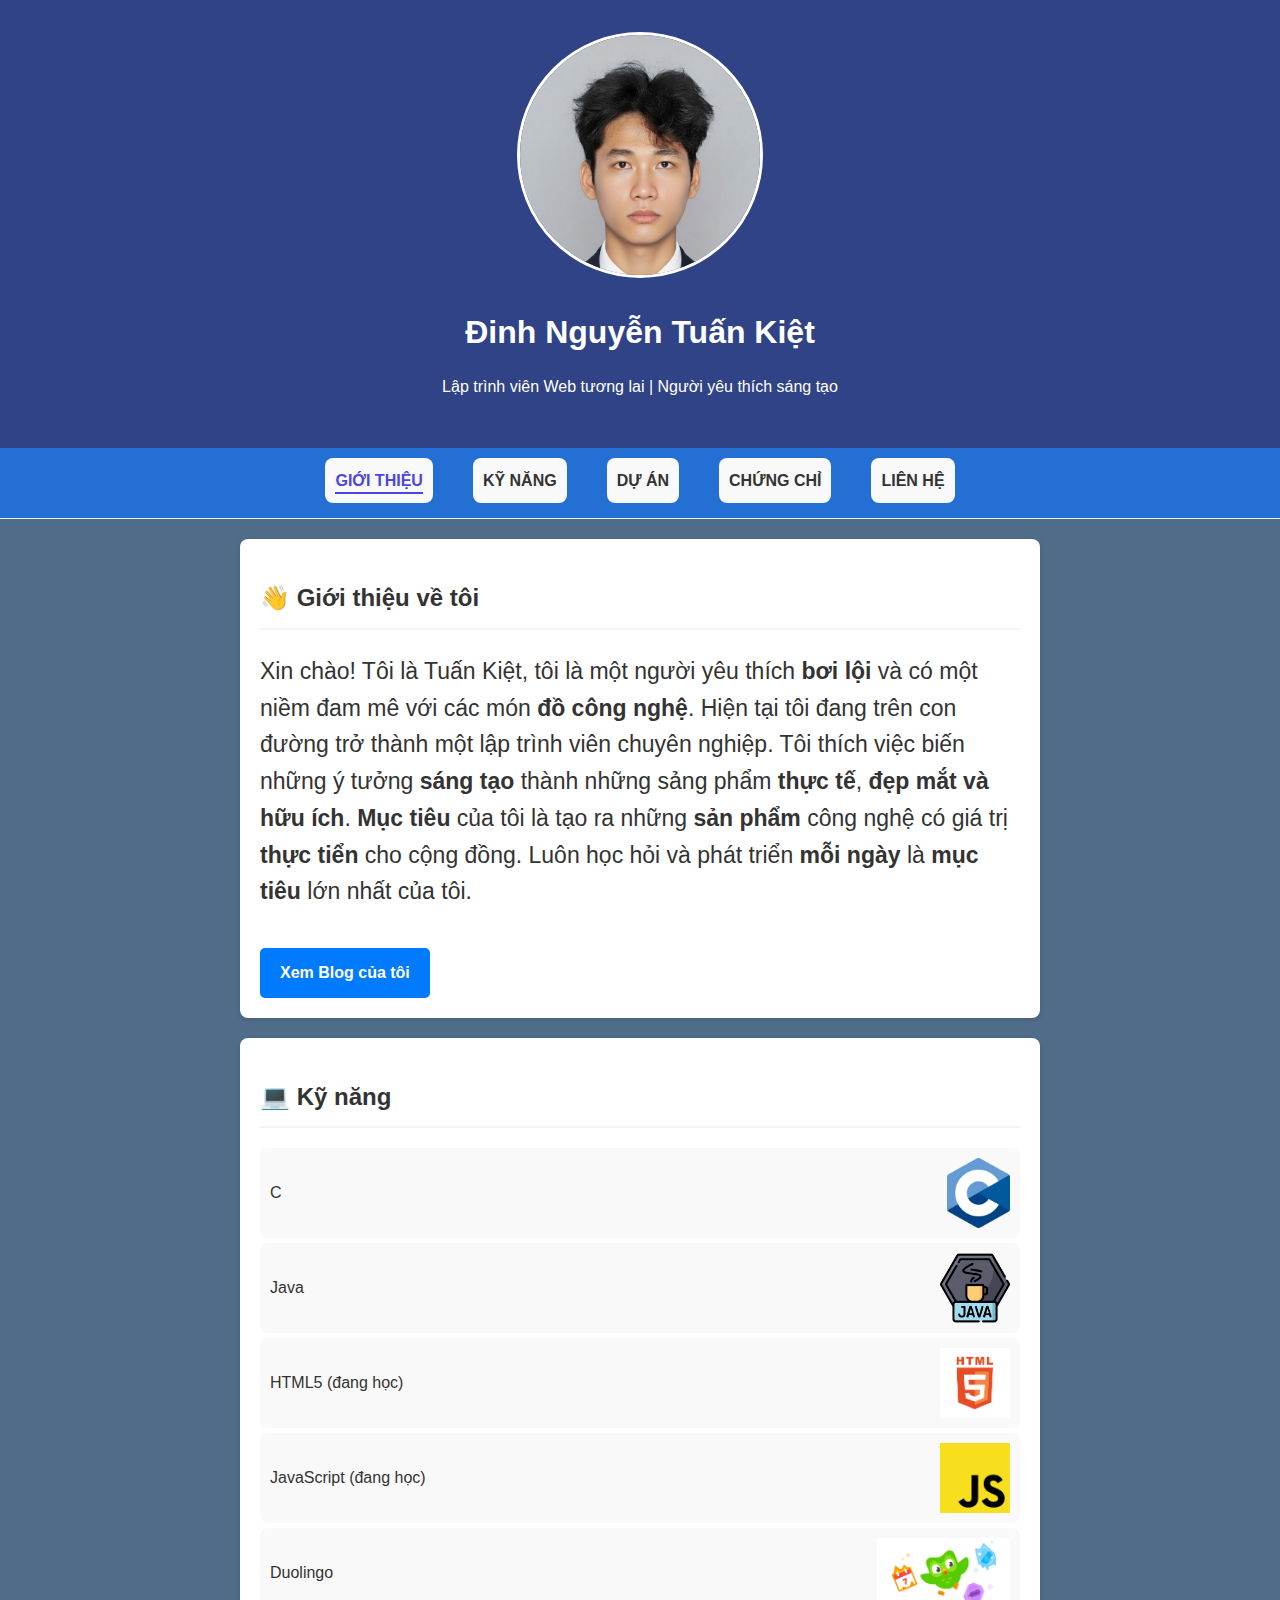
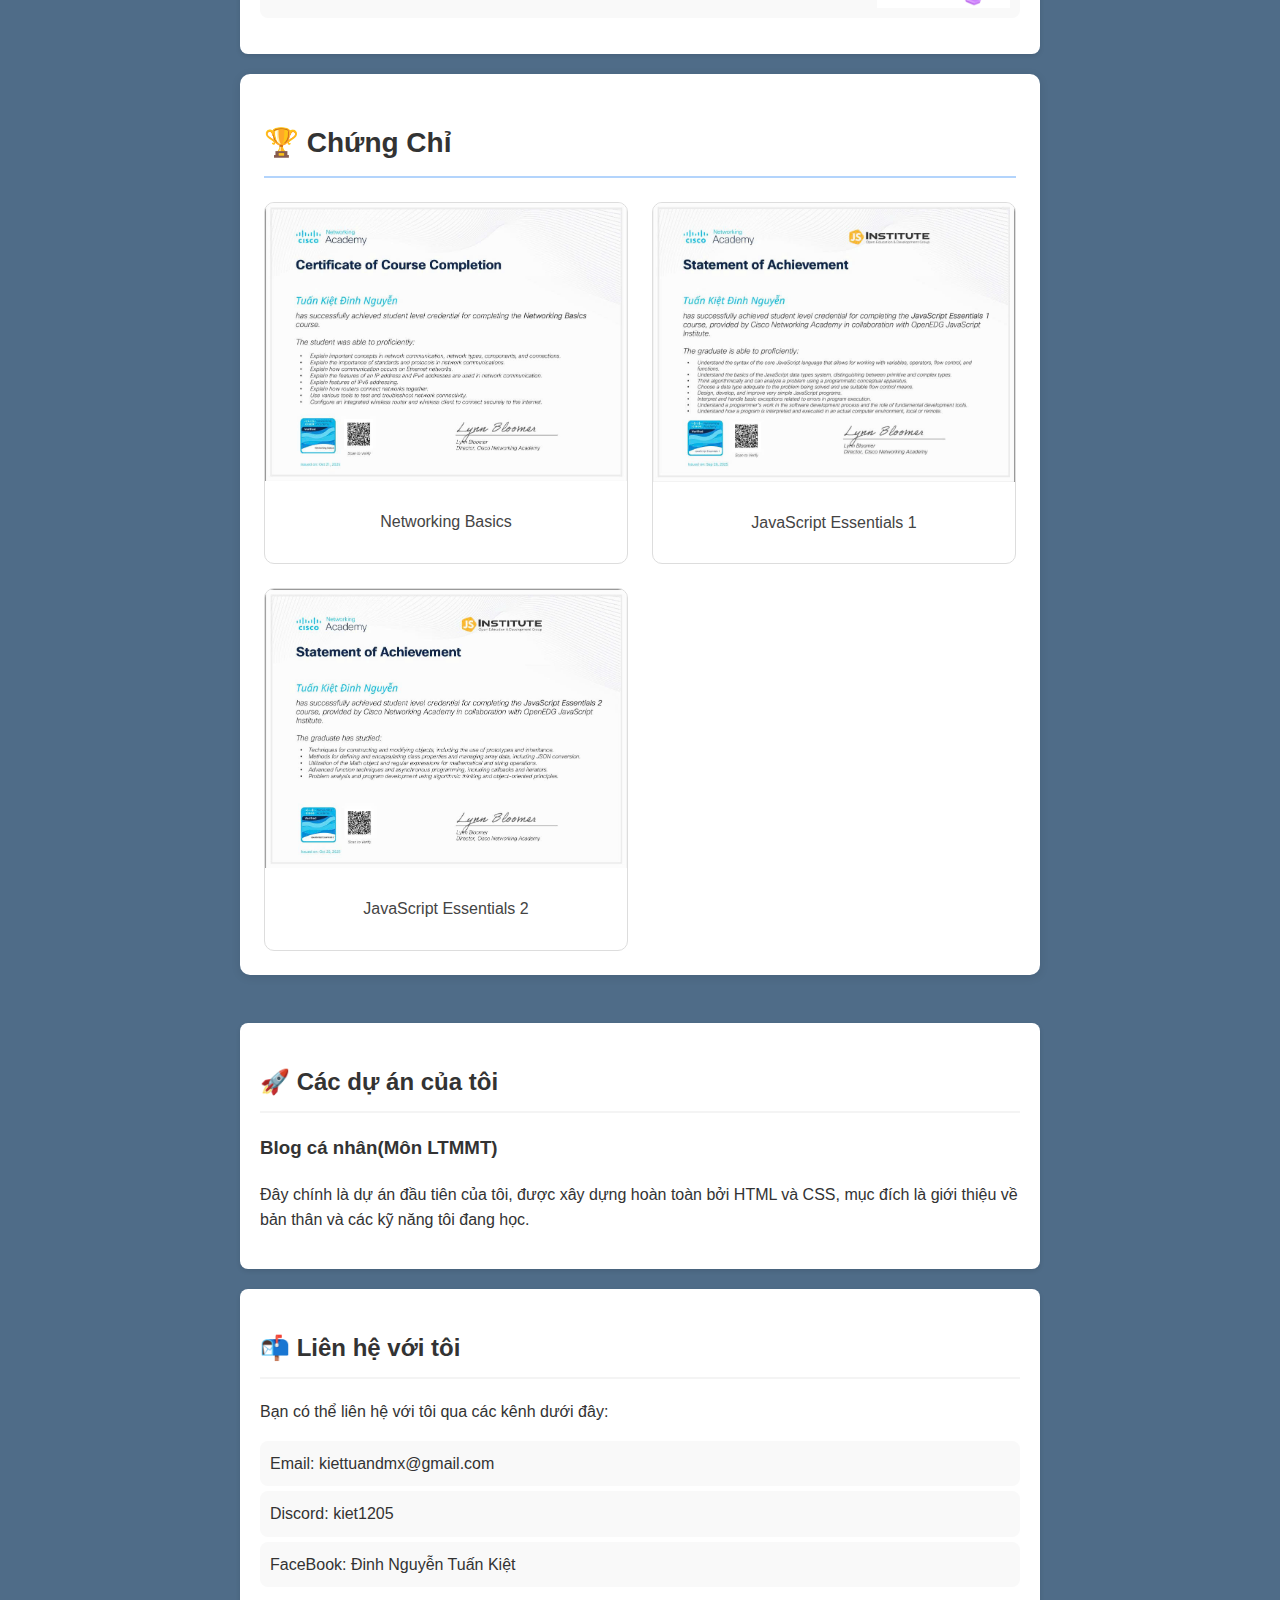
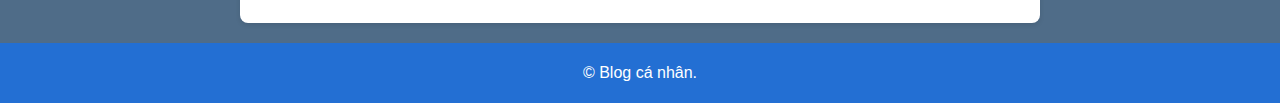
<file: index.html>
<!DOCTYPE html>
<html lang="vi">
  <head>
    <meta charset="UTF-8" />
    <meta name="viewport" content="width=device-width, initial-scale=1.0" />
    <title>TUANKIET'S BLOG</title>
    <link rel="stylesheet" href="style.css" />
  </head>
  <!-- <script>
    const menuLinks = document.querySelectorAll(".navbar a");
    menuLinks.forEach((link) => {
      link.addEventListener("click", () => {
        menuLinks.forEach((l) => l.classList.remove("active"));
        link.classList.add("active");
      });
    });
  </script> -->
  <!--  -->
  <header>
    <img src="./assets/img/CV.jpg" alt="TUANKIET" class="avatar" />
    <!-- <img src="CV.jpg" alt="TUANKIET" class="avatar" /> -->
    <h1>Đinh Nguyễn Tuấn Kiệt</h1>
    <p>Lập trình viên Web tương lai | Người yêu thích sáng tạo</p>
  </header>
  <body>
    <!-- Thanh menu -->
    <nav class="navbar">
      <ul>
        <li><a href="#gioithieu" class="active">GIỚI THIỆU</a></li>
        <li><a href="#kynang">KỸ NĂNG</a></li>
        <li><a href="#duan">DỰ ÁN</a></li>
        <li><a href="#chungchi">CHỨNG CHỈ</a></li>
        <li><a href="#lienhe">LIÊN HỆ</a></li>
      </ul>
    </nav>

    <main>
      <section id="gioithieu">
        <h2>👋 Giới thiệu về tôi</h2>
        <p class="noidunggioithieu">
          Xin chào! Tôi là Tuấn Kiệt, tôi là một người yêu thích
          <b>bơi lội</b> và có một niềm đam mê với các món <b>đồ công nghệ</b>.
          Hiện tại tôi đang trên con đường trở thành một lập trình viên chuyên
          nghiệp. Tôi thích việc biến những ý tưởng <b>sáng tạo</b> thành những
          sảng phẩm <b>thực tế</b>, <b>đẹp mắt và hữu ích</b>.
          <b>Mục tiêu</b> của tôi là tạo ra những <b>sản phẩm</b> công nghệ có
          giá trị <b>thực tiển</b> cho cộng đồng. Luôn học hỏi và phát triển
          <b>mỗi ngày</b> là <b>mục tiêu</b> lớn nhất của tôi.
        </p>
        <a href="blog.html" class="button-link">Xem Blog của tôi</a>
      </section>

      <!-- Block cha === The cha -->
      <section id="kynang">
        <!-- Cai title -->
        <h2>💻 Kỹ năng</h2>
        <!-- Cai list dat theo quy tat BEM -->
        <ul class="kynang__list">
          <li class="kynang__list-item">
            <span>C</span>
            <img class="kynang__item-img" src="assets/img/C.png" alt="C" />
          </li>
          <li class="kynang__list-item">
            <span>Java</span
            ><img
              class="kynang__item-img"
              src="./assets/img/Java.png"
              alt="Java"
            />
          </li>
          <li class="kynang__list-item">
            <span>HTML5 (đang học)</span
            ><img
              class="kynang__item-img"
              src="./assets/img/html5.jpg"
              alt="HTML5"
            />
          </li>
          <li class="kynang__list-item">
            <span>JavaScript (đang học)</span
            ><img
              class="kynang__item-img"
              src="./assets/img/javascript.webp"
              alt="JavaScript"
            />
          </li>
          <li class="kynang__list-item">
            <span>Duolingo</span>
            <a
              class="kynang__item-link"
              href="https://www.duolingo.com/profile/kiettuandmx?via=share_profile_qr"
              target="_blank"
            >
              <img
                class="kynang__item-img"
                src="assets/img/Duolingo.jpg"
                alt="Duolingo"
              />
            </a>
          </li>
        </ul>
      </section>
      <!--  -->
      <section id="chungchi" class="chungchi">
        <h2>🏆 Chứng Chỉ</h2>
        <div class="chungchi-grid">
          <div class="chungchi-item">
            <img
              src="./assets/img/NetWork.jpg"
              alt="Chứng chỉ A"
              onerror="this.src='https://placehold.co/600x400/cccccc/white?text=Image+Error'"
            />
            <p>Networking Basics</p>
          </div>

          <div class="chungchi-item">
            <img
              src="./assets/img/JV1.jpg"
              alt="Chứng chỉ B"
              onerror="this.src='https://placehold.co/600x400/cccccc/white?text=Image+Error'"
            />
            <p>JavaScript Essentials 1</p>
          </div>

          <div class="chungchi-item">
            <img
              src="./assets/img/JV2.jpg"
              alt="Chứng chỉ B"
              onerror="this.src='https://placehold.co/600x400/cccccc/white?text=Image+Error'"
            />
            <p>JavaScript Essentials 2</p>
          </div>
        </div>
      </section>
      <!--  -->
      <section id="duan">
        <h2>🚀 Các dự án của tôi</h2>
        <div class="project">
          <h3>Blog cá nhân(Môn LTMMT)</h3>
          <p>
            Đây chính là dự án đầu tiên của tôi, được xây dựng hoàn toàn bởi
            HTML và CSS, mục đích là giới thiệu về bản thân và các kỹ năng tôi
            đang học.
          </p>
        </div>
      </section>

      <section id="lienhe">
        <h2>📬 Liên hệ với tôi</h2>
        <p>Bạn có thể liên hệ với tôi qua các kênh dưới đây:</p>
        <ul>
          <li>
            Email:
            <a href="mailto:kiettuandmx@gmail.com">kiettuandmx@gmail.com</a>
          </li>
          <li>
            Discord:
            <a href="https://canary.discord.com/channels" target="_blank"
              >kiet1205</a
            >
          </li>
          <li>
            FaceBook:
            <a
              href="https://www.facebook.com/inhnguyentuankiet.556485?mibextid=wwXIfr&rdid=qo0s496soQ8MJABO&share_url=https%3A%2F%2Fwww.facebook.com%2Fshare%2F1BNuxUbrGM%2F%3Fmibextid%3DwwXIfr"
              >Đinh Nguyễn Tuấn Kiệt</a
            >
          </li>
          <!-- <li>
            FaceBook:
            <a href="https://www.facebook.com/inhnguyentuankiet.556485/"
              >Đinh Nguyễn Tuấn Kiệt</a
            >
          </li> -->
        </ul>
      </section>
    </main>

    <footer>
      <p>&copy; Blog cá nhân.</p>
    </footer>
  </body>
</html>
</file>
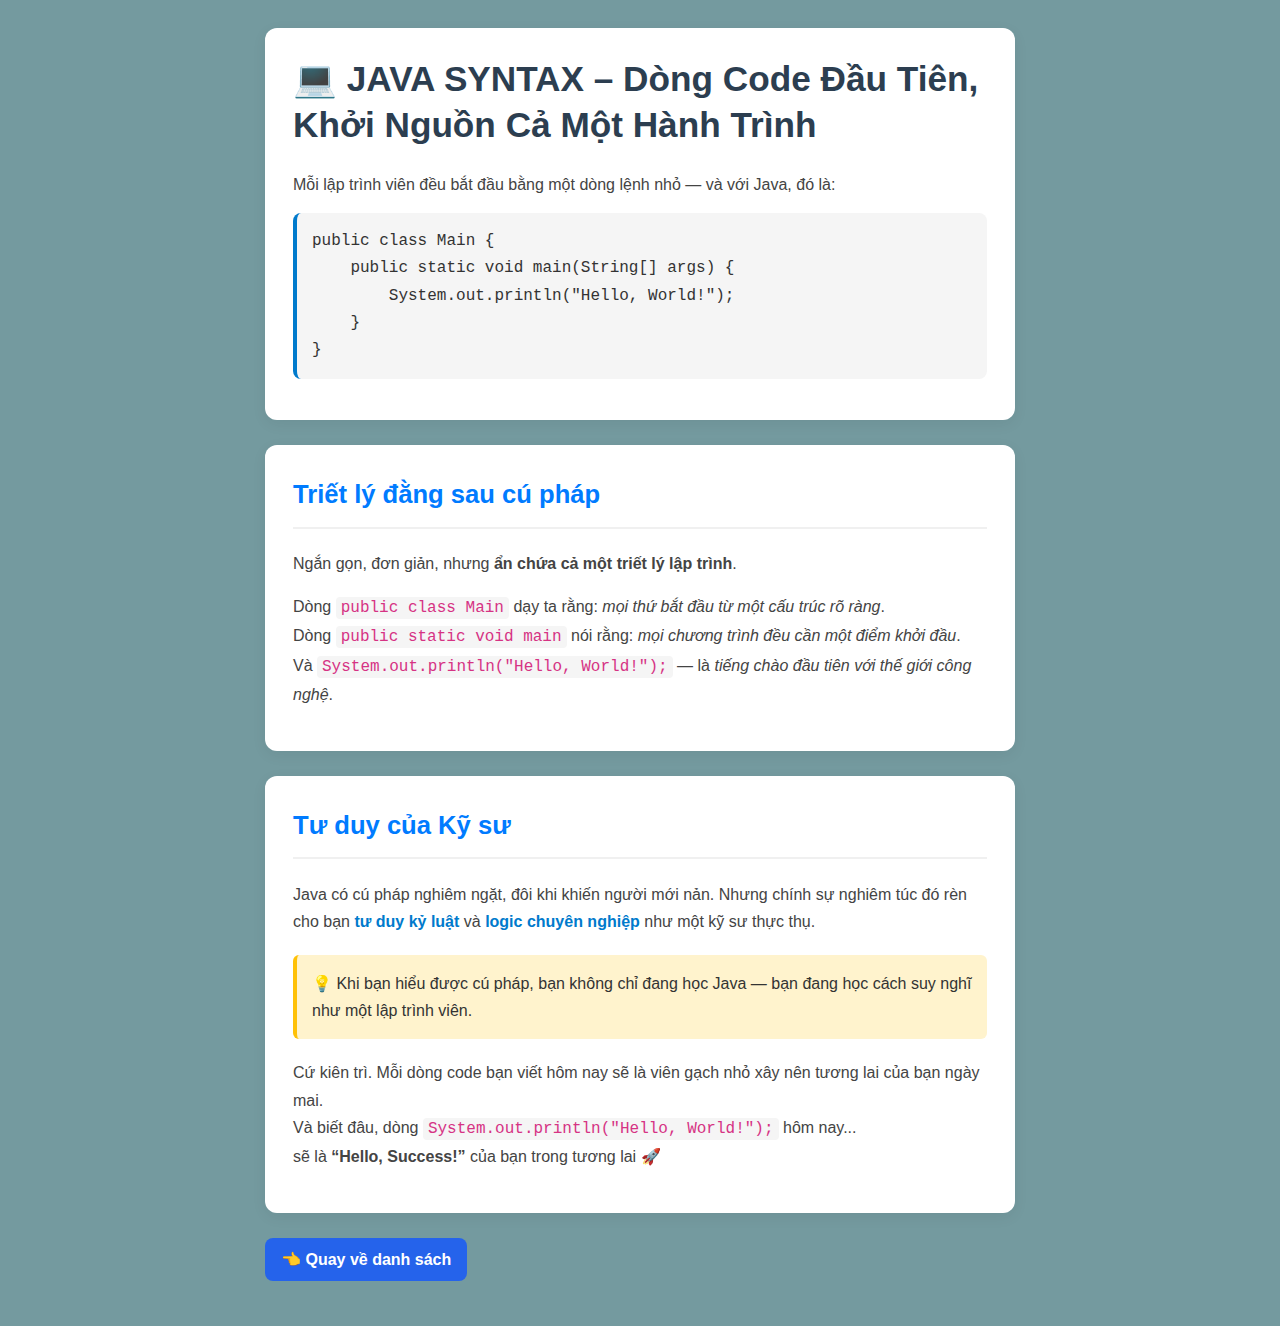
<file: bai1.html>
<!DOCTYPE html>
<html lang="vi">
  <head>
    <meta charset="UTF-8" />
    <meta name="viewport" content="width=device-width, initial-scale=1.0" />
    <title>Java Syntax – Dòng Code Đầu Tiên</title>
    <!-- <link rel="stylesheet" href="style.css" /> -->
    <style>
      /* --- Cài đặt CSS Tối Giản (Phong cách Card) --- */

      /* Cài đặt chung */
      body {
        font-family: "Segoe UI", -apple-system, BlinkMacSystemFont, Roboto,
          Helvetica, Arial, sans-serif;
        background-color: #749a9f; /* Màu nền xám nhạt */
        color: #333;
        line-height: 1.7;
        display: flex;
        justify-content: center;
        padding: 20px;
      }

      /* Vùng chứa nội dung blog */
      .blog-container {
        max-width: 750px;
        width: 100%;
      }

      /* --- Định dạng "Card" --- */
      .card {
        background-color: #ffffff;
        border-radius: 12px;
        box-shadow: 0 4px 15px rgba(0, 0, 0, 0.06);
        padding: 28px;
        margin-bottom: 25px;
      }

      /* Tiêu đề chính của bài viết (trong card đầu tiên) */
      .card h1 {
        font-size: 2.2rem;
        color: #2c3e50;
        margin-top: 0;
        line-height: 1.3;
      }

      /* Tiêu đề phụ (cho các card sau) */
      .card h2 {
        font-size: 1.6rem;
        color: #007bff; /* Màu xanh dương (chủ đề Java) */
        border-bottom: 2px solid #f0f0f0;
        padding-bottom: 10px;
        margin-top: 0;
      }

      /* Định dạng đoạn văn bản */
      p {
        margin-bottom: 15px;
        color: #444;
      }

      /* --- Tích hợp các style của bạn --- */

      /* Khối code (Viền xanh Java của bạn) */
      pre {
        background: #f5f5f5;
        border-left: 4px solid #007acc; /* Giữ style của bạn */
        padding: 15px;
        border-radius: 8px;
        overflow-x: auto;
      }

      /* Code bên trong khối pre (chỉnh lại màu cho dễ đọc) */
      pre code {
        font-family: Consolas, monospace;
        color: #333; /* Màu chữ đen/xám đậm trong khối code */
        background: none;
        padding: 0;
      }

      /* Code inline (nằm trong câu - Giữ màu hồng của bạn) */
      code {
        font-family: Consolas, monospace;
        color: #d63384; /* Giữ style của bạn */
        background-color: #f5f5f5;
        padding: 2px 5px;
        border-radius: 4px;
      }

      /* Highlight (Giữ style của bạn) */
      .highlight {
        color: #007acc; /* Giữ style của bạn */
        font-weight: 600;
      }

      /* Ghi chú (Giữ style của bạn) */
      .note {
        background: #fff3cd; /* Giữ style của bạn */
        border-left: 4px solid #ffc107; /* Giữ style của bạn */
        padding: 15px; /* Tăng padding một chút */
        border-radius: 6px;
        margin: 20px 0;
      }

      /* --- Nút Quay Lại --- */
      .back-button {
        display: inline-block;
        margin-bottom: 25px; /* Khoảng cách với card đầu tiên */
        background-color: #2563eb; /* Màu xanh dương */
        color: #ffffff;
        padding: 8px 16px;
        border-radius: 8px; /* bo góc */
        text-decoration: none;
        font-weight: 600;
        transition: background-color 0.3s ease;
      }
    </style>
  </head>
  <body>
    <main class="blog-container">
      <!-- CARD 1: Giới thiệu & Code -->
      <section class="card">
        <h1>
          💻 JAVA SYNTAX – Dòng Code Đầu Tiên, Khởi Nguồn Cả Một Hành Trình
        </h1>
        <p>
          Mỗi lập trình viên đều bắt đầu bằng một dòng lệnh nhỏ — và với Java,
          đó là:
        </p>

        <pre><code>public class Main {
    public static void main(String[] args) {
        System.out.println("Hello, World!");
    }
}</code></pre>
      </section>

      <!-- CARD 2: Triết lý -->
      <section class="card">
        <h2>Triết lý đằng sau cú pháp</h2>
        <p>
          Ngắn gọn, đơn giản, nhưng
          <strong>ẩn chứa cả một triết lý lập trình</strong>.
        </p>
        <p>
          Dòng <code>public class Main</code> dạy ta rằng:
          <em>mọi thứ bắt đầu từ một cấu trúc rõ ràng</em>.<br />
          Dòng <code>public static void main</code> nói rằng:
          <em>mọi chương trình đều cần một điểm khởi đầu</em>.<br />
          Và <code>System.out.println("Hello, World!");</code> — là
          <em>tiếng chào đầu tiên với thế giới công nghệ</em>.
        </p>
      </section>

      <!-- CARD 3: Tư duy & Kết luận -->
      <section class="card">
        <h2>Tư duy của Kỹ sư</h2>
        <p>
          Java có cú pháp nghiêm ngặt, đôi khi khiến người mới nản. Nhưng chính
          sự nghiêm túc đó rèn cho bạn
          <span class="highlight">tư duy kỷ luật</span> và
          <span class="highlight">logic chuyên nghiệp</span> như một kỹ sư thực
          thụ.
        </p>

        <div class="note">
          💡 Khi bạn hiểu được cú pháp, bạn không chỉ đang học Java — bạn đang
          học cách suy nghĩ như một lập trình viên.
        </div>

        <p>
          Cứ kiên trì. Mỗi dòng code bạn viết hôm nay sẽ là viên gạch nhỏ xây
          nên tương lai của bạn ngày mai.<br />
          Và biết đâu, dòng
          <code>System.out.println("Hello, World!");</code> hôm nay...<br />
          sẽ là <strong>“Hello, Success!”</strong> của bạn trong tương lai 🚀
        </p>
      </section>
      <a href="DEMO.html" class="back-button">👈 Quay về danh sách</a>
    </main>
  </body>
</html>
</file>
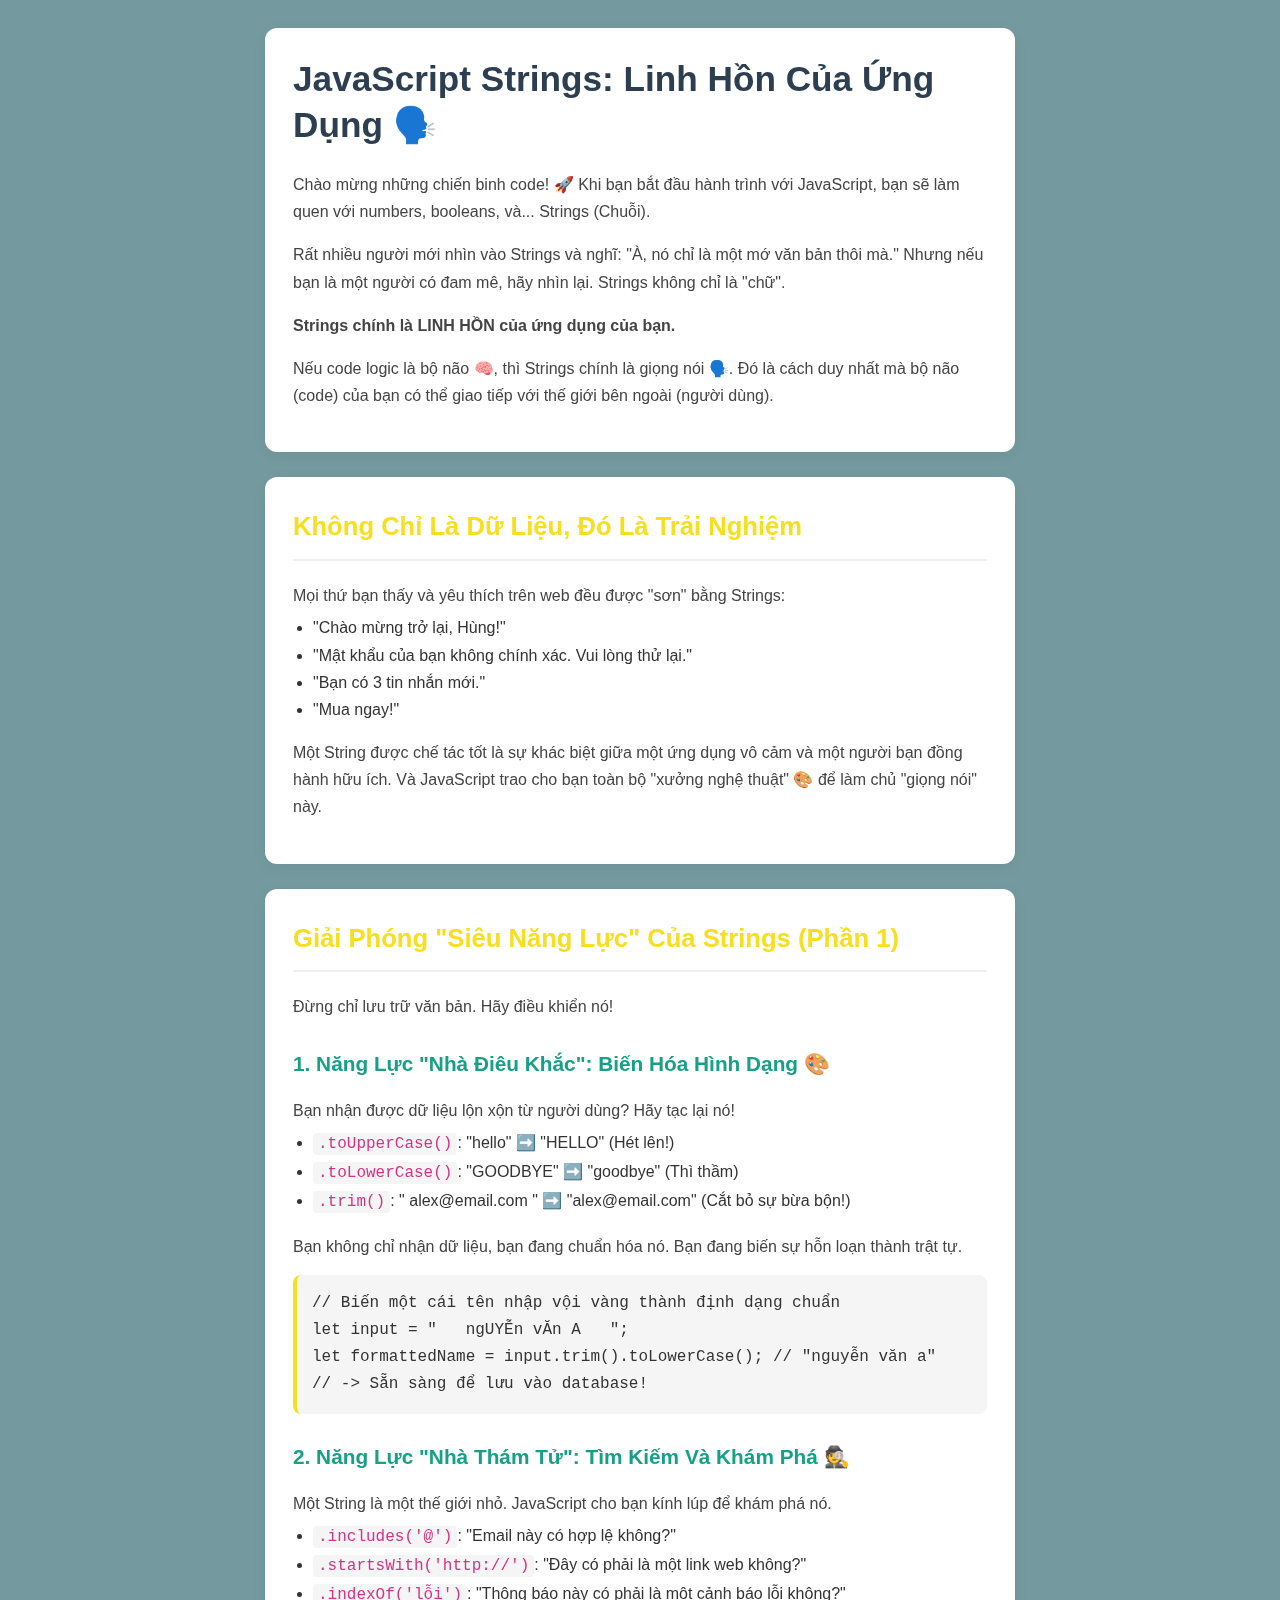
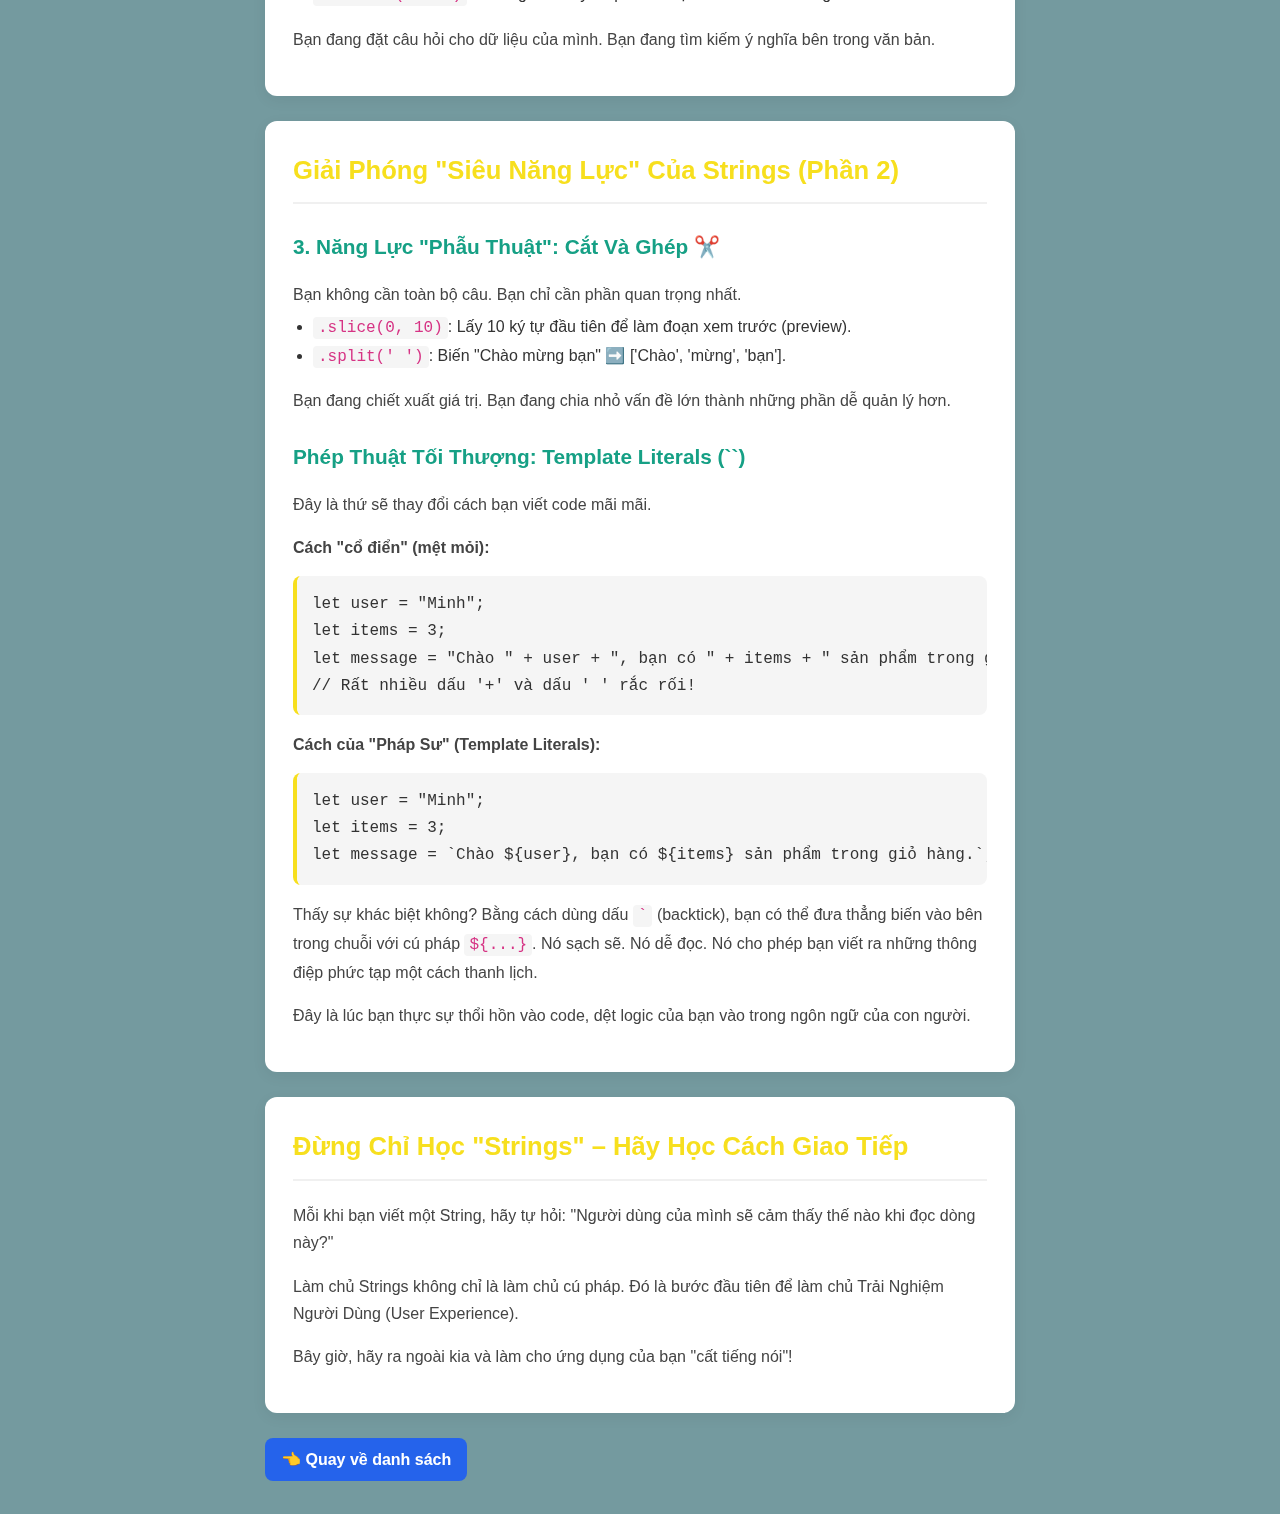
<file: bai10.html>
<!DOCTYPE html>
<html lang="vi">
  <head>
    <meta charset="UTF-8" />
    <meta name="viewport" content="width=device-width, initial-scale=1.0" />
    <title>JavaScript Strings – Linh Hồn Của Ứng Dụng</title>
    <style>
      /* --- Cài đặt CSS Tối Giản (Phong cách Card) --- */

      /* Cài đặt chung */
      body {
        font-family: "Segoe UI", -apple-system, BlinkMacSystemFont, Roboto,
          Helvetica, Arial, sans-serif;
        background-color: #749a9f; /* Màu nền xám nhạt */
        color: #333;
        line-height: 1.7;
        display: flex;
        justify-content: center;
        padding: 20px;
      }

      /* Vùng chứa nội dung blog */
      .blog-container {
        max-width: 750px;
        width: 100%;
      }

      /* --- Nút Quay Lại --- */
      .back-button {
        display: inline-block;
        margin-bottom: 25px; /* Khoảng cách với card đầu tiên */
        background-color: #2563eb; /* Màu xanh dương */
        color: #ffffff;
        padding: 8px 16px;
        border-radius: 8px; /* bo góc */
        text-decoration: none;
        font-weight: 600;
        transition: background-color 0.3s ease;
      }

      .back-button:hover {
        background-color: #1d4ed8; /* Xanh dương đậm hơn */
      }

      /* --- Định dạng "Card" --- */
      .card {
        background-color: #ffffff;
        border-radius: 12px;
        box-shadow: 0 4px 15px rgba(0, 0, 0, 0.06);
        padding: 28px;
        margin-bottom: 25px;
      }

      /* Tiêu đề chính của bài viết (trong card đầu tiên) */
      .card h1 {
        font-size: 2.2rem;
        color: #2c3e50;
        margin-top: 0;
        line-height: 1.3;
      }

      /* Tiêu đề phụ (cho các card sau) */
      .card h2 {
        font-size: 1.6rem;
        color: #f7df1e; /* Màu vàng (chủ đề JS) */
        border-bottom: 2px solid #f0f0f0;
        padding-bottom: 10px;
        margin-top: 0;
      }

      /* Tiêu đề H3 cho các "siêu năng lực" */
      .card h3 {
        font-size: 1.3rem;
        color: #16a085; /* Màu xanh lá */
        margin-top: 25px;
        margin-bottom: 10px;
      }

      /* Định dạng đoạn văn bản */
      p {
        margin-bottom: 15px;
        color: #444;
      }

      /* Khối code (Viền vàng JS) */
      pre {
        background: #f5f5f5;
        border-left: 4px solid #f7df1e;
        padding: 15px;
        border-radius: 8px;
        overflow-x: auto;
      }

      /* Code bên trong khối pre */
      pre code {
        font-family: Consolas, monospace;
        color: #333; /* Màu chữ code trong pre */
        background: none;
        padding: 0;
      }

      /* Code inline (nằm trong câu - màu hồng) */
      code {
        font-family: Consolas, monospace;
        color: #d63384;
        background-color: #f5f5f5;
        padding: 2px 5px;
        border-radius: 4px;
      }

      /* Định dạng danh sách */
      .card ul {
        padding-left: 20px;
        margin-top: -10px;
      }
    </style>
  </head>
  <body>
    <main class="blog-container">
      <!-- CARD 1: Giới thiệu -->
      <section class="card">
        <h1>JavaScript Strings: Linh Hồn Của Ứng Dụng 🗣️</h1>
        <p>
          Chào mừng những chiến binh code! 🚀 Khi bạn bắt đầu hành trình với
          JavaScript, bạn sẽ làm quen với numbers, booleans, và... Strings
          (Chuỗi).
        </p>
        <p>
          Rất nhiều người mới nhìn vào Strings và nghĩ: "À, nó chỉ là một mớ văn
          bản thôi mà." Nhưng nếu bạn là một người có đam mê, hãy nhìn lại.
          Strings không chỉ là "chữ".
        </p>
        <p>
          <strong>Strings chính là LINH HỒN của ứng dụng của bạn.</strong>
        </p>
        <p>
          Nếu code logic là bộ não 🧠, thì Strings chính là giọng nói 🗣️. Đó là
          cách duy nhất mà bộ não (code) của bạn có thể giao tiếp với thế giới
          bên ngoài (người dùng).
        </p>
      </section>

      <!-- CARD 2: Strings là Trải Nghiệm -->
      <section class="card">
        <h2>Không Chỉ Là Dữ Liệu, Đó Là Trải Nghiệm</h2>
        <p>
          Mọi thứ bạn thấy và yêu thích trên web đều được "sơn" bằng Strings:
        </p>
        <ul>
          <li>"Chào mừng trở lại, Hùng!"</li>
          <li>"Mật khẩu của bạn không chính xác. Vui lòng thử lại."</li>
          <li>"Bạn có 3 tin nhắn mới."</li>
          <li>"Mua ngay!"</li>
        </ul>
        <p>
          Một String được chế tác tốt là sự khác biệt giữa một ứng dụng vô cảm
          và một người bạn đồng hành hữu ích. Và JavaScript trao cho bạn toàn bộ
          "xưởng nghệ thuật" 🎨 để làm chủ "giọng nói" này.
        </p>
      </section>

      <!-- CARD 3: Siêu năng lực 1 & 2 -->
      <section class="card">
        <h2>Giải Phóng "Siêu Năng Lực" Của Strings (Phần 1)</h2>
        <p>Đừng chỉ lưu trữ văn bản. Hãy điều khiển nó!</p>

        <h3>1. Năng Lực "Nhà Điêu Khắc": Biến Hóa Hình Dạng 🎨</h3>
        <p>Bạn nhận được dữ liệu lộn xộn từ người dùng? Hãy tạc lại nó!</p>
        <ul>
          <li><code>.toUpperCase()</code>: "hello" ➡️ "HELLO" (Hét lên!)</li>
          <li>
            <code>.toLowerCase()</code>: "GOODBYE" ➡️ "goodbye" (Thì thầm)
          </li>
          <li>
            <code>.trim()</code>: " alex@email.com " ➡️ "alex@email.com" (Cắt bỏ
            sự bừa bộn!)
          </li>
        </ul>
        <p>
          Bạn không chỉ nhận dữ liệu, bạn đang chuẩn hóa nó. Bạn đang biến sự
          hỗn loạn thành trật tự.
        </p>
        <pre><code>// Biến một cái tên nhập vội vàng thành định dạng chuẩn
let input = "   ngUYỄn vĂn A   ";
let formattedName = input.trim().toLowerCase(); // "nguyễn văn a"
// -> Sẵn sàng để lưu vào database!</code></pre>

        <h3>2. Năng Lực "Nhà Thám Tử": Tìm Kiếm Và Khám Phá 🕵️</h3>
        <p>
          Một String là một thế giới nhỏ. JavaScript cho bạn kính lúp để khám
          phá nó.
        </p>
        <ul>
          <li><code>.includes('@')</code>: "Email này có hợp lệ không?"</li>
          <li>
            <code>.startsWith('http://')</code>: "Đây có phải là một link web
            không?"
          </li>
          <li>
            <code>.indexOf('lỗi')</code>: "Thông báo này có phải là một cảnh báo
            lỗi không?"
          </li>
        </ul>
        <p>
          Bạn đang đặt câu hỏi cho dữ liệu của mình. Bạn đang tìm kiếm ý nghĩa
          bên trong văn bản.
        </p>
      </section>

      <!-- CARD 4: Siêu năng lực 3 & Phép thuật -->
      <section class="card">
        <h2>Giải Phóng "Siêu Năng Lực" Của Strings (Phần 2)</h2>

        <h3>3. Năng Lực "Phẫu Thuật": Cắt Và Ghép ✂️</h3>
        <p>Bạn không cần toàn bộ câu. Bạn chỉ cần phần quan trọng nhất.</p>
        <ul>
          <li>
            <code>.slice(0, 10)</code>: Lấy 10 ký tự đầu tiên để làm đoạn xem
            trước (preview).
          </li>
          <li>
            <code>.split(' ')</code>: Biến "Chào mừng bạn" ➡️ ['Chào', 'mừng',
            'bạn'].
          </li>
        </ul>
        <p>
          Bạn đang chiết xuất giá trị. Bạn đang chia nhỏ vấn đề lớn thành những
          phần dễ quản lý hơn.
        </p>

        <h3>Phép Thuật Tối Thượng: Template Literals (``)</h3>
        <p>Đây là thứ sẽ thay đổi cách bạn viết code mãi mãi.</p>

        <p><strong>Cách "cổ điển" (mệt mỏi):</strong></p>
        <pre><code>let user = "Minh";
let items = 3;
let message = "Chào " + user + ", bạn có " + items + " sản phẩm trong giỏ hàng.";
// Rất nhiều dấu '+' và dấu ' ' rắc rối!</code></pre>

        <p><strong>Cách của "Pháp Sư" (Template Literals):</strong></p>
        <pre><code>let user = "Minh";
let items = 3;
let message = `Chào ${user}, bạn có ${items} sản phẩm trong giỏ hàng.`;</code></pre>

        <p>
          Thấy sự khác biệt không? Bằng cách dùng dấu <code>`</code> (backtick),
          bạn có thể đưa thẳng biến vào bên trong chuỗi với cú pháp
          <code>${...}</code>. Nó sạch sẽ. Nó dễ đọc. Nó cho phép bạn viết ra
          những thông điệp phức tạp một cách thanh lịch.
        </p>
        <p>
          Đây là lúc bạn thực sự thổi hồn vào code, dệt logic của bạn vào trong
          ngôn ngữ của con người.
        </p>
      </section>

      <!-- CARD 5: Kết luận -->
      <section class="card">
        <h2>Đừng Chỉ Học "Strings" – Hãy Học Cách Giao Tiếp</h2>
        <p>
          Mỗi khi bạn viết một String, hãy tự hỏi: "Người dùng của mình sẽ cảm
          thấy thế nào khi đọc dòng này?"
        </p>
        <p>
          Làm chủ Strings không chỉ là làm chủ cú pháp. Đó là bước đầu tiên để
          làm chủ Trải Nghiệm Người Dùng (User Experience).
        </p>
        <p>
          Bây giờ, hãy ra ngoài kia và làm cho ứng dụng của bạn "cất tiếng nói"!
        </p>
      </section>

      <!-- NÚT QUAY LẠI -->
      <a href="blog.html" class="back-button">👈 Quay về danh sách</a>
    </main>
  </body>
</html>
</file>
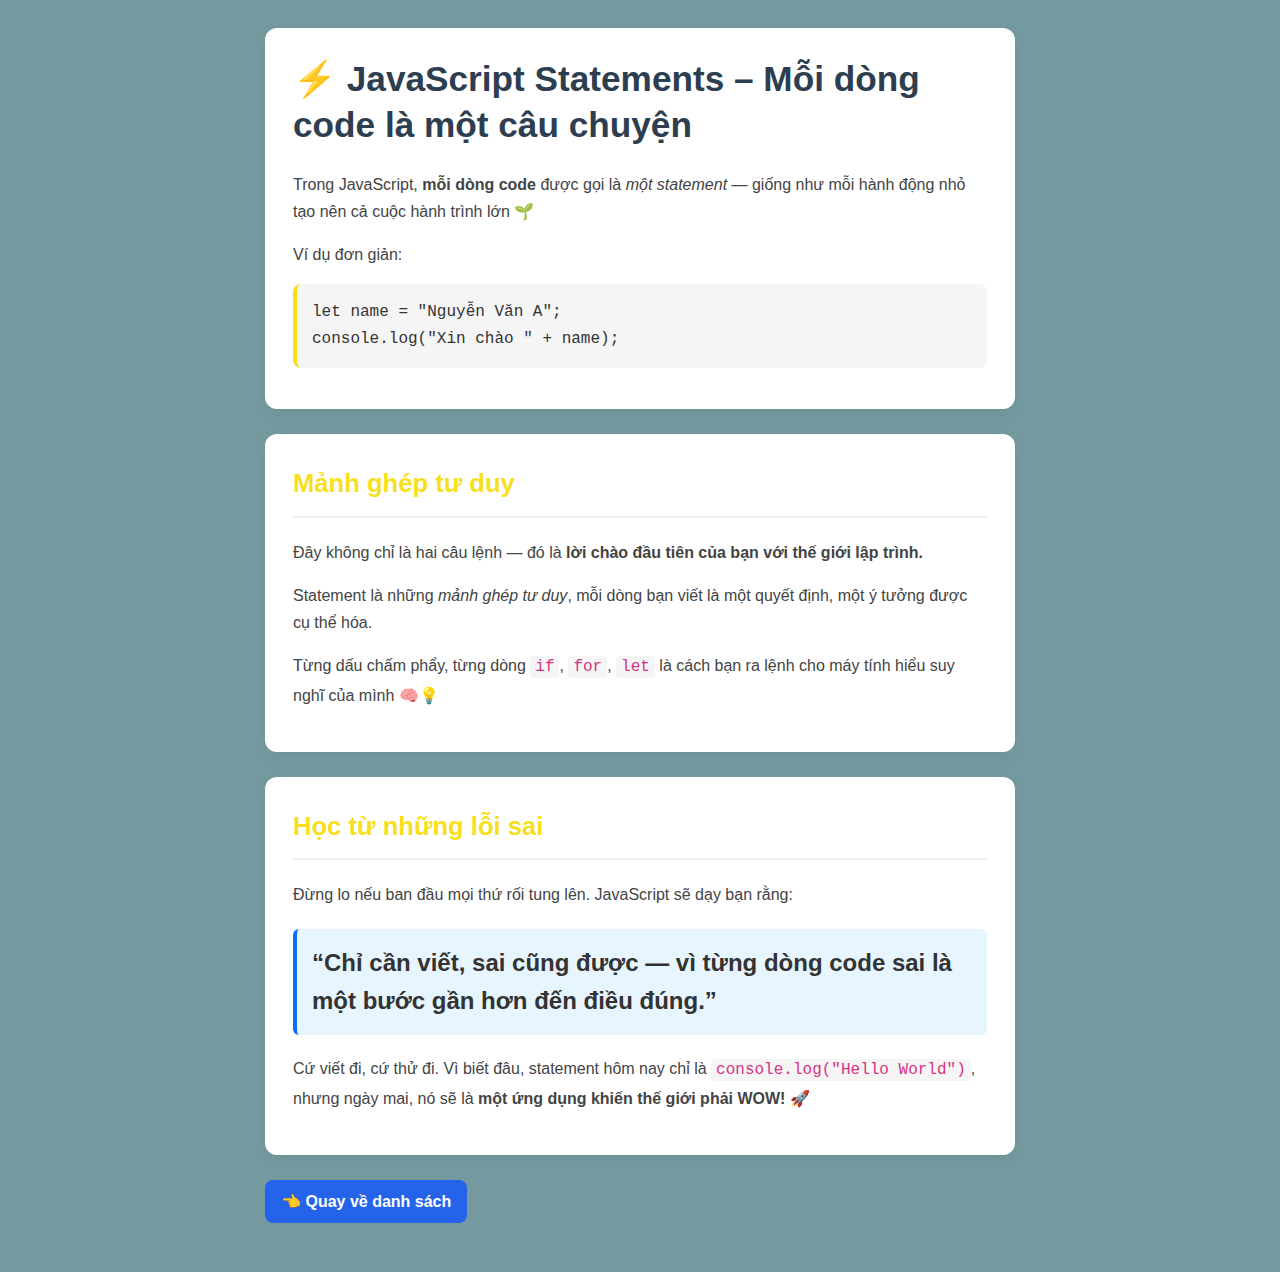
<file: bai2.html>
<!DOCTYPE html>
<html lang="vi">
  <head>
    <meta charset="UTF-8" />
    <meta name="viewport" content="width=device-width, initial-scale=1.0" />
    <title>JavaScript Statements – Mỗi dòng code là một câu chuyện</title>
    <!-- <link rel="stylesheet" href="style.css" /> -->
    <style>
      /* --- Cài đặt CSS Tối Giản (Phong cách Card) --- */

      /* Cài đặt chung */
      body {
        font-family: "Segoe UI", -apple-system, BlinkMacSystemFont, Roboto,
          Helvetica, Arial, sans-serif;
        background-color: #749a9f; /* Màu nền xám nhạt */
        color: #333;
        line-height: 1.7;
        display: flex;
        justify-content: center;
        padding: 20px;
      }

      /* Vùng chứa nội dung blog */
      .blog-container {
        max-width: 750px;
        width: 100%;
      }

      /* --- Định dạng "Card" --- */
      .card {
        background-color: #ffffff;
        border-radius: 12px;
        box-shadow: 0 4px 15px rgba(0, 0, 0, 0.06);
        padding: 28px;
        margin-bottom: 25px;
      }

      /* Tiêu đề chính của bài viết (trong card đầu tiên) */
      .card h1 {
        font-size: 2.2rem;
        color: #2c3e50;
        margin-top: 0;
        line-height: 1.3;
      }

      /* Tiêu đề phụ (cho các card sau) */
      .card h2 {
        font-size: 1.6rem;
        color: #f7df1e; /* Màu vàng (chủ đề JS) */
        border-bottom: 2px solid #f0f0f0;
        padding-bottom: 10px;
        margin-top: 0;
      }

      /* Định dạng đoạn văn bản */
      p {
        margin-bottom: 15px;
        color: #444;
      }

      /* --- Tích hợp các style của bạn --- */

      /* Khối code (Viền vàng JS của bạn) */
      pre {
        background: #f5f5f5;
        border-left: 4px solid #f7df1e; /* Giữ style của bạn */
        padding: 15px;
        border-radius: 8px;
        overflow-x: auto;
      }

      /* Code bên trong khối pre (chỉnh lại màu cho dễ đọc) */
      pre code {
        font-family: Consolas, monospace;
        color: #333;
        background: none;
        padding: 0;
      }

      /* Code inline (nằm trong câu - Giữ màu hồng của bạn) */
      code {
        font-family: Consolas, monospace;
        color: #d63384; /* Giữ style của bạn */
        background-color: #f5f5f5;
        padding: 2px 5px;
        border-radius: 4px;
      }

      /* Ghi chú (Giữ style của bạn) */
      .note {
        background: #e7f5ff; /* Giữ style của bạn */
        border-left: 4px solid #0d6efd; /* Giữ style của bạn */
        padding: 15px;
        border-radius: 6px;
        margin: 20px 0;
        /* Giữ các style font đặc biệt của bạn */
        font-weight: 700;
        font-size: 1.5rem; /* Điều chỉnh lại từ 26px để dễ đọc hơn */
        line-height: 1.6;
      }
      /* --- Nút Quay Lại --- */
      .back-button {
        display: inline-block;
        margin-bottom: 25px; /* Khoảng cách với card đầu tiên */
        background-color: #2563eb; /* Màu xanh dương */
        color: #ffffff;
        padding: 8px 16px;
        border-radius: 8px; /* bo góc */
        text-decoration: none;
        font-weight: 600;
        transition: background-color 0.3s ease;
      }
    </style>
  </head>
  <body>
    <main class="blog-container">
      <!-- CARD 1: Giới thiệu & Code -->
      <section class="card">
        <h1>⚡ JavaScript Statements – Mỗi dòng code là một câu chuyện</h1>
        <p>
          Trong JavaScript, <strong>mỗi dòng code</strong> được gọi là
          <em>một statement</em> — giống như mỗi hành động nhỏ tạo nên cả cuộc
          hành trình lớn 🌱
        </p>
        <p>Ví dụ đơn giản:</p>
        <pre><code>let name = "Nguyễn Văn A";
console.log("Xin chào " + name);</code></pre>
      </section>

      <!-- CARD 2: Triết lý -->
      <section class="card">
        <h2>Mảnh ghép tư duy</h2>
        <p>
          Đây không chỉ là hai câu lệnh — đó là
          <strong>lời chào đầu tiên của bạn với thế giới lập trình.</strong>
        </p>
        <p>
          Statement là những <em>mảnh ghép tư duy</em>, mỗi dòng bạn viết là một
          quyết định, một ý tưởng được cụ thể hóa.
        </p>
        <p>
          Từng dấu chấm phẩy, từng dòng <code>if</code>, <code>for</code>,
          <code>let</code>
          là cách bạn ra lệnh cho máy tính hiểu suy nghĩ của mình 🧠💡
        </p>
      </section>

      <!-- CARD 3: Ghi chú & Kết luận -->
      <section class="card">
        <h2>Học từ những lỗi sai</h2>
        <p>
          Đừng lo nếu ban đầu mọi thứ rối tung lên. JavaScript sẽ dạy bạn rằng:
        </p>

        <div class="note">
          “Chỉ cần viết, sai cũng được — vì từng dòng code sai là một bước gần
          hơn đến điều đúng.”
        </div>

        <p>
          Cứ viết đi, cứ thử đi. Vì biết đâu, statement hôm nay chỉ là
          <code>console.log("Hello World")</code>, nhưng ngày mai, nó sẽ là
          <strong>một ứng dụng khiến thế giới phải WOW!</strong> 🚀
        </p>
      </section>
      <a href="blog.html" class="back-button">👈 Quay về danh sách</a>
    </main>
  </body>
</html>
</file>
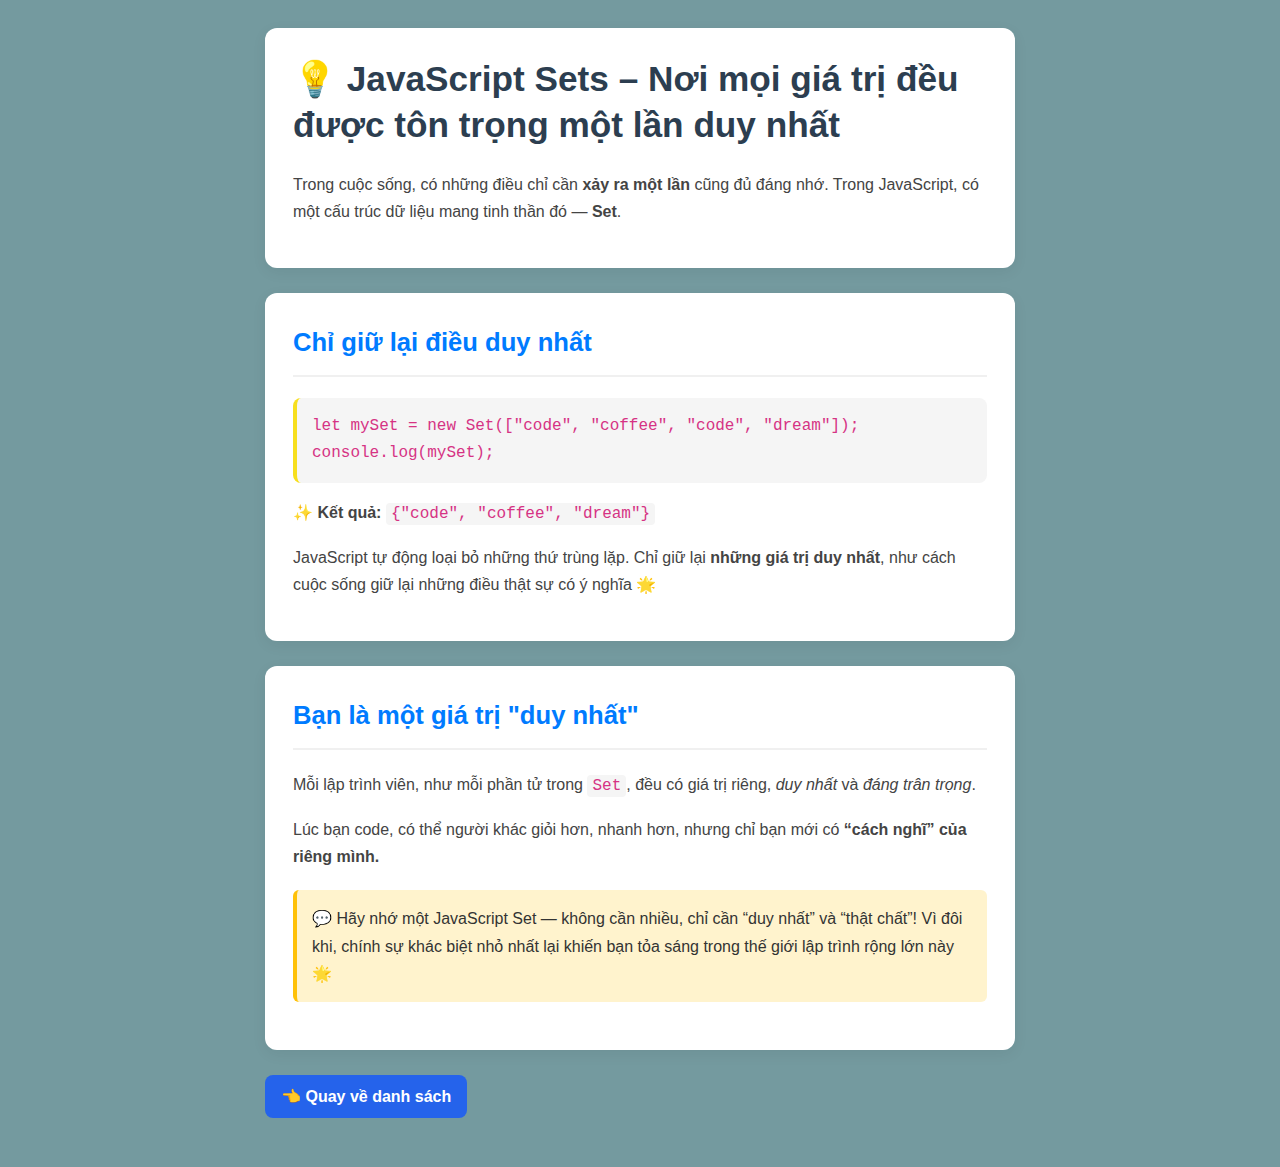
<file: bai3.html>
<!DOCTYPE html>
<html lang="vi">
  <head>
    <meta charset="UTF-8" />
    <meta name="viewport" content="width=device-width, initial-scale=1.0" />
    <title>
      JavaScript Sets – Nơi mọi giá trị đều được tôn trọng một lần duy nhất
    </title>
    <style>
      /* --- Cài đặt CSS Tối Giản (Phong cách Card) --- */

      /* Cài đặt chung */
      body {
        font-family: "Segoe UI", sans-serif;
        background-color: #749a9f; /* Màu nền xám nhạt */
        color: #333;
        line-height: 1.7;
        display: flex;
        justify-content: center;
        padding: 20px;
      }

      /* Vùng chứa nội dung blog */
      .blog-container {
        max-width: 750px;
        width: 100%;
      }

      /* --- Định dạng "Card" --- */
      .card {
        background-color: #ffffff;
        border-radius: 12px;
        box-shadow: 0 4px 15px rgba(0, 0, 0, 0.06);
        padding: 28px;
        margin-bottom: 25px;
      }

      /* Tiêu đề chính của bài viết (trong card đầu tiên) */
      .card h1 {
        font-size: 2.2rem;
        color: #2c3e50;
        margin-top: 0;
        line-height: 1.3;
      }

      /* Tiêu đề phụ cho các card sau (nếu cần) */
      .card h2 {
        font-size: 1.6rem;
        color: #007bff; /* Màu xanh dương */
        border-bottom: 2px solid #f0f0f0;
        padding-bottom: 10px;
        margin-top: 0;
      }

      /* Định dạng đoạn văn bản */
      p {
        margin-bottom: 15px;
        color: #444;
      }

      /* --- Tích hợp các style của bạn --- */

      /* Khối code (Giữ lại style viền vàng JS của bạn) */
      pre {
        background: #f5f5f5;
        border-left: 4px solid #f7df1e; /* Viền vàng đặc trưng của JS */
        padding: 15px;
        border-radius: 8px;
        overflow-x: auto;
      }

      /* Code bên trong khối pre (Giữ lại màu hồng của bạn) */
      pre code {
        font-family: Consolas, monospace;
        color: #d63384;
        background: none; /* Bỏ nền trong suốt khi nằm trong pre */
        padding: 0;
      }

      /* Code inline (nếu dùng ngoài pre) */
      code {
        font-family: Consolas, monospace;
        color: #d63384;
        background-color: #f5f5f5;
        padding: 2px 5px;
        border-radius: 4px;
      }

      /* Khung ghi chú (Giữ lại style màu vàng của bạn) */
      .note {
        background: #fff3cd;
        border-left: 4px solid #ffc107; /* Viền vàng */
        padding: 15px;
        border-radius: 6px;
        margin: 20px 0;
      }
      /* --- Nút Quay Lại --- */
      .back-button {
        display: inline-block;
        margin-bottom: 25px; /* Khoảng cách với card đầu tiên */
        background-color: #2563eb; /* Màu xanh dương */
        color: #ffffff;
        padding: 8px 16px;
        border-radius: 8px; /* bo góc */
        text-decoration: none;
        font-weight: 600;
        transition: background-color 0.3s ease;
      }
    </style>
  </head>
  <body>
    <main class="blog-container">
      <section class="card">
        <h1>
          💡 JavaScript Sets – Nơi mọi giá trị đều được tôn trọng một lần duy
          nhất
        </h1>
        <p>
          Trong cuộc sống, có những điều chỉ cần
          <strong>xảy ra một lần</strong> cũng đủ đáng nhớ. Trong JavaScript, có
          một cấu trúc dữ liệu mang tinh thần đó — <strong>Set</strong>.
        </p>
      </section>

      <section class="card">
        <h2>Chỉ giữ lại điều duy nhất</h2>
        <pre><code>let mySet = new Set(["code", "coffee", "code", "dream"]);
console.log(mySet);</code></pre>

        <p>
          <strong>✨ Kết quả:</strong> <code>{"code", "coffee", "dream"}</code>
        </p>

        <p>
          JavaScript tự động loại bỏ những thứ trùng lặp. Chỉ giữ lại
          <strong>những giá trị duy nhất</strong>, như cách cuộc sống giữ lại
          những điều thật sự có ý nghĩa 🌟
        </p>
      </section>

      <section class="card">
        <h2>Bạn là một giá trị "duy nhất"</h2>
        <p>
          Mỗi lập trình viên, như mỗi phần tử trong <code>Set</code>, đều có giá
          trị riêng, <em>duy nhất</em> và <em>đáng trân trọng</em>.
        </p>

        <p>
          Lúc bạn code, có thể người khác giỏi hơn, nhanh hơn, nhưng chỉ bạn mới
          có <strong>“cách nghĩ” của riêng mình.</strong>
        </p>

        <div class="note">
          💬 Hãy nhớ một JavaScript Set — không cần nhiều, chỉ cần “duy nhất” và
          “thật chất”! Vì đôi khi, chính sự khác biệt nhỏ nhất lại khiến bạn tỏa
          sáng trong thế giới lập trình rộng lớn này 🌟
        </div>
      </section>
      <a href="DEMO.html" class="back-button">👈 Quay về danh sách</a>
    </main>
  </body>
</html>
</file>
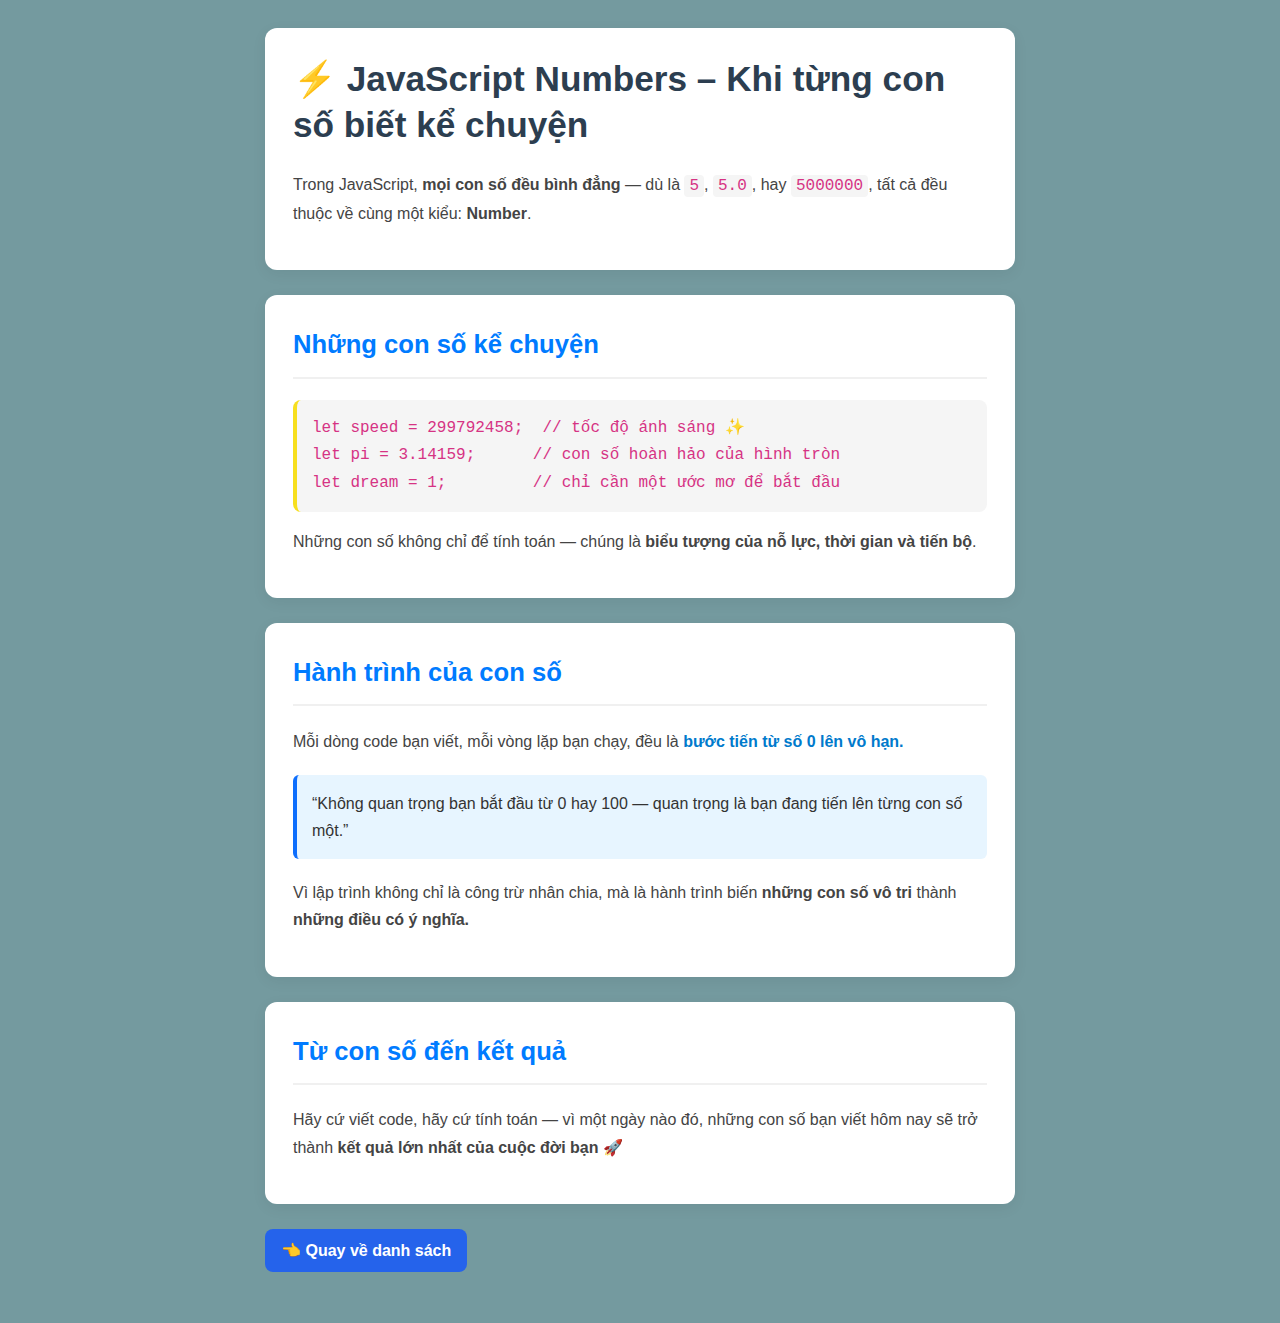
<file: bai4.html>
<!DOCTYPE html>
<html lang="vi">
  <head>
    <meta charset="UTF-8" />
    <meta name="viewport" content="width=device-width, initial-scale=1.0" />
    <title>JavaScript Numbers – Khi từng con số biết kể chuyện</title>
    <style>
      /* --- Cài đặt CSS Tối Giản (Phong cách Card) --- */

      /* Cài đặt chung */
      body {
        font-family: "Segoe UI", sans-serif;
        background-color: #749a9f; /* Màu nền xám nhạt */
        color: #333;
        line-height: 1.7;
        display: flex;
        justify-content: center;
        padding: 20px;
      }

      /* Vùng chứa nội dung blog */
      .blog-container {
        max-width: 750px;
        width: 100%;
      }

      /* --- Định dạng "Card" --- */
      .card {
        background-color: #ffffff;
        border-radius: 12px;
        box-shadow: 0 4px 15px rgba(0, 0, 0, 0.06);
        padding: 28px;
        margin-bottom: 25px;
      }

      /* Tiêu đề chính của bài viết (trong card đầu tiên) */
      .card h1 {
        font-size: 2.2rem;
        color: #2c3e50;
        margin-top: 0;
        line-height: 1.3;
      }

      /* Tiêu đề phụ cho các card sau (nếu cần) */
      .card h2 {
        font-size: 1.6rem;
        color: #007bff; /* Màu xanh dương */
        border-bottom: 2px solid #f0f0f0;
        padding-bottom: 10px;
        margin-top: 0;
      }

      /* Định dạng đoạn văn bản */
      p {
        margin-bottom: 15px;
        color: #444;
      }

      /* --- Tích hợp các style của bạn --- */

      /* Khối code (Giữ lại style viền vàng JS của bạn) */
      pre {
        background: #f5f5f5;
        border-left: 4px solid #f7df1e; /* Viền vàng đặc trưng của JS */
        padding: 15px;
        border-radius: 8px;
        overflow-x: auto;
      }

      /* Code bên trong khối pre (Giữ lại màu hồng của bạn) */
      pre code {
        font-family: Consolas, monospace;
        color: #d63384;
        background: none; /* Bỏ nền trong suốt khi nằm trong pre */
        padding: 0;
      }

      /* Code inline (nếu dùng ngoài pre) */
      code {
        font-family: Consolas, monospace;
        color: #d63384;
        background-color: #f5f5f5;
        padding: 2px 5px;
        border-radius: 4px;
      }

      /* Khung ghi chú (Giữ lại style màu xanh của bạn) */
      .note {
        background: #e7f5ff;
        border-left: 4px solid #0d6efd; /* Viền xanh dương */
        padding: 15px;
        border-radius: 6px;
        margin: 20px 0;
      }

      /* Chữ highlight (Giữ lại style của bạn) */
      .highlight {
        color: #007acc;
        font-weight: 600;
      }
      /* --- Nút Quay Lại --- */
      .back-button {
        display: inline-block;
        margin-bottom: 25px; /* Khoảng cách với card đầu tiên */
        background-color: #2563eb; /* Màu xanh dương */
        color: #ffffff;
        padding: 8px 16px;
        border-radius: 8px; /* bo góc */
        text-decoration: none;
        font-weight: 600;
        transition: background-color 0.3s ease;
      }
    </style>
  </head>
  <body>
    <main class="blog-container">
      <section class="card">
        <h1>⚡ JavaScript Numbers – Khi từng con số biết kể chuyện</h1>
        <p>
          Trong JavaScript, <strong>mọi con số đều bình đẳng</strong> — dù là
          <code>5</code>, <code>5.0</code>, hay <code>5000000</code>, tất cả đều
          thuộc về cùng một kiểu: <strong>Number</strong>.
        </p>
      </section>

      <section class="card">
        <h2>Những con số kể chuyện</h2>
        <pre><code>let speed = 299792458;  // tốc độ ánh sáng ✨
let pi = 3.14159;      // con số hoàn hảo của hình tròn
let dream = 1;         // chỉ cần một ước mơ để bắt đầu</code></pre>
        <p>
          Những con số không chỉ để tính toán — chúng là
          <strong>biểu tượng của nỗ lực, thời gian và tiến bộ</strong>.
        </p>
      </section>

      <section class="card">
        <h2>Hành trình của con số</h2>
        <p>
          Mỗi dòng code bạn viết, mỗi vòng lặp bạn chạy, đều là
          <span class="highlight">bước tiến từ số 0 lên vô hạn.</span>
        </p>

        <div class="note">
          “Không quan trọng bạn bắt đầu từ 0 hay 100 — quan trọng là bạn đang
          tiến lên từng con số một.”
        </div>

        <p>
          Vì lập trình không chỉ là công trừ nhân chia, mà là hành trình biến
          <strong>những con số vô tri</strong> thành
          <strong>những điều có ý nghĩa.</strong>
        </p>
      </section>

      <section class="card">
        <h2>Từ con số đến kết quả</h2>
        <p>
          Hãy cứ viết code, hãy cứ tính toán — vì một ngày nào đó, những con số
          bạn viết hôm nay sẽ trở thành
          <strong>kết quả lớn nhất của cuộc đời bạn</strong> 🚀
        </p>
      </section>
      <a href="blog.html" class="back-button">👈 Quay về danh sách</a>
    </main>
  </body>
</html>
</file>
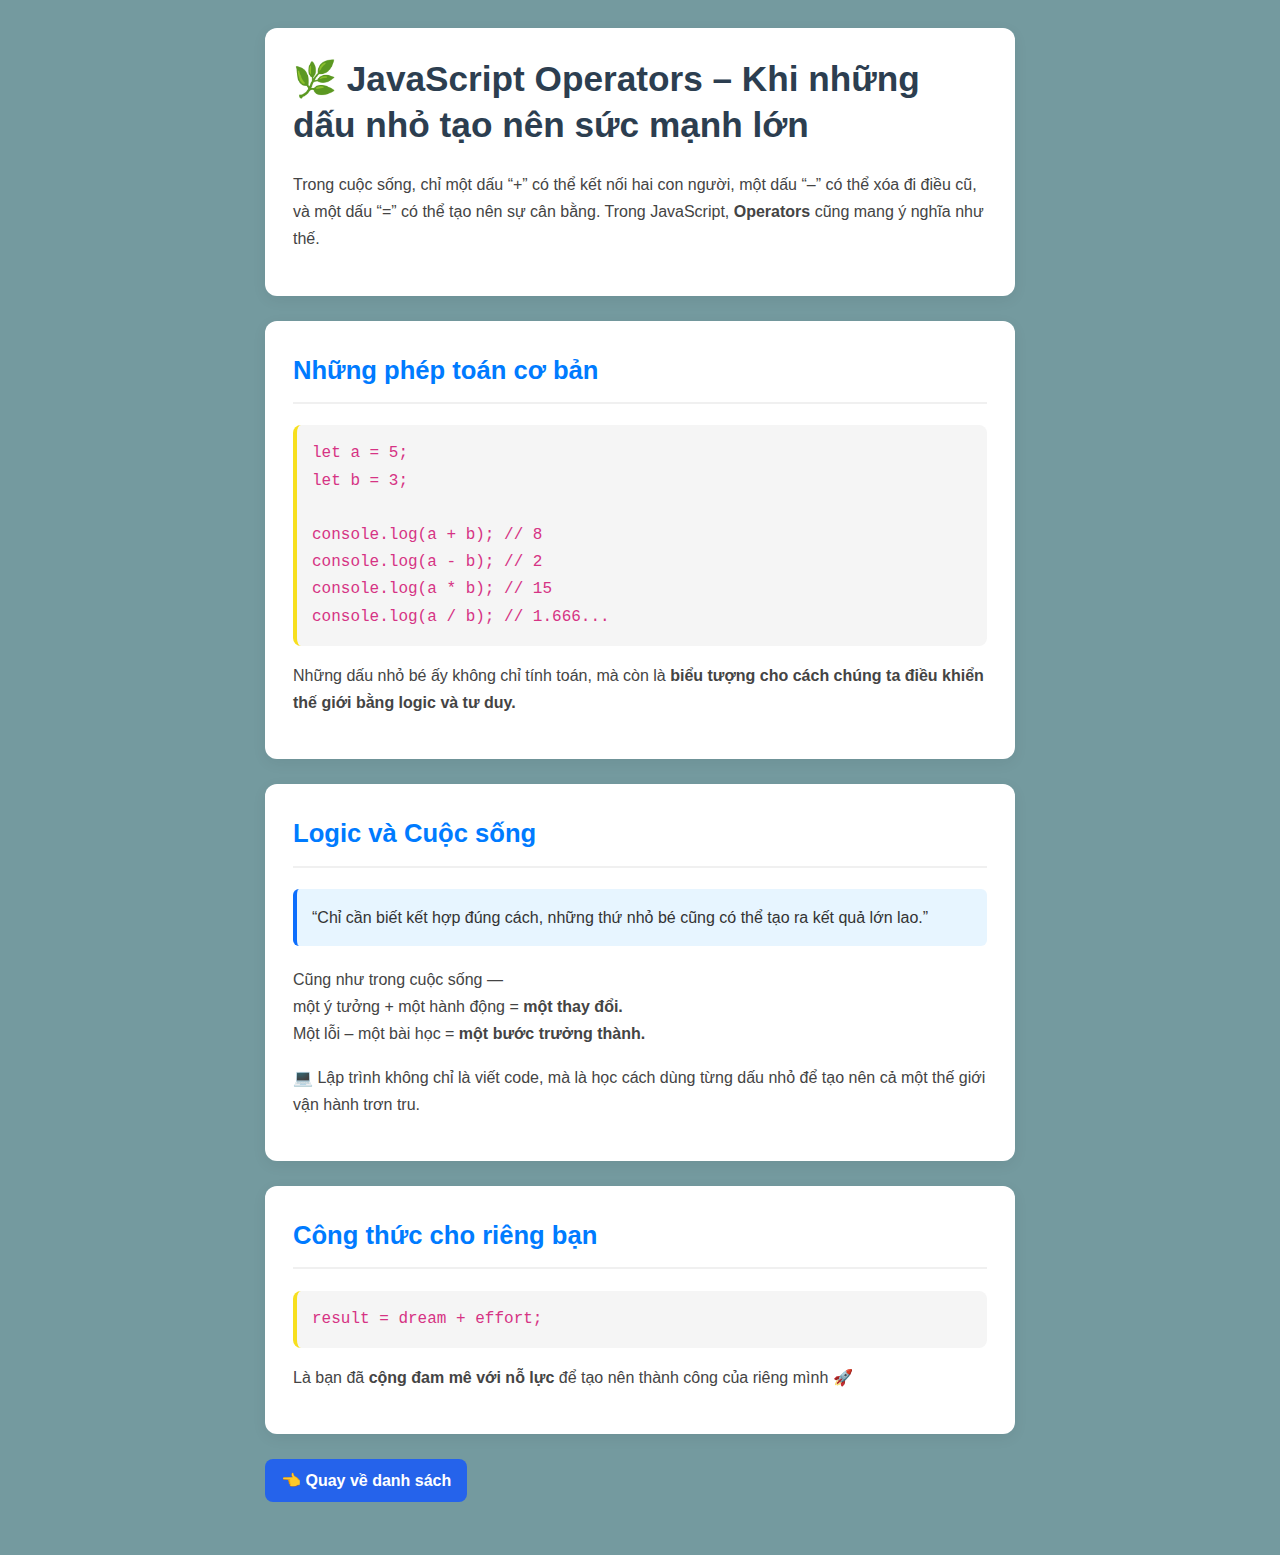
<file: bai5.html>
<!DOCTYPE html>
<html lang="vi">
  <head>
    <meta charset="UTF-8" />
    <meta name="viewport" content="width=device-width, initial-scale=1.0" />
    <title>JavaScript Operators – Khi những dấu nhỏ tạo nên sức mạnh lớn</title>
    <style>
      /* --- Cài đặt CSS Tối Giản (Phong cách Card) --- */

      /* Cài đặt chung */
      body {
        font-family: "Segoe UI", sans-serif;
        background-color: #749a9f; /* Màu nền xám nhạt */
        color: #333;
        line-height: 1.7;
        display: flex;
        justify-content: center;
        padding: 20px;
      }

      /* Vùng chứa nội dung blog */
      .blog-container {
        max-width: 750px;
        width: 100%;
      }

      /* --- Định dạng "Card" --- */
      .card {
        background-color: #ffffff;
        border-radius: 12px;
        box-shadow: 0 4px 15px rgba(0, 0, 0, 0.06);
        padding: 28px;
        margin-bottom: 25px;
      }

      /* Tiêu đề chính của bài viết (trong card đầu tiên) */
      .card h1 {
        font-size: 2.2rem; /* Giữ kích thước lớn cho tiêu đề chính */
        color: #2c3e50;
        margin-top: 0;
        line-height: 1.3;
      }

      /* Tiêu đề phụ cho các card sau (nếu cần) */
      .card h2 {
        font-size: 1.6rem;
        color: #007bff; /* Màu xanh dương */
        border-bottom: 2px solid #f0f0f0;
        padding-bottom: 10px;
        margin-top: 0;
      }

      /* Định dạng đoạn văn bản */
      p {
        margin-bottom: 15px;
        color: #444;
      }

      /* --- Tích hợp các style của bạn --- */

      /* Khối code (Giữ lại style viền vàng JS của bạn) */
      pre {
        background: #f5f5f5;
        border-left: 4px solid #f7df1e; /* Viền vàng đặc trưng của JS */
        padding: 15px;
        border-radius: 8px;
        overflow-x: auto;
      }

      /* Code bên trong khối pre (Giữ lại màu hồng của bạn) */
      pre code {
        font-family: Consolas, monospace;
        color: #d63384;
        background: none; /* Bỏ nền trong suốt khi nằm trong pre */
        padding: 0;
      }

      /* Code inline (nếu dùng ngoài pre) */
      code {
        font-family: Consolas, monospace;
        color: #d63384;
        background-color: #f5f5f5;
        padding: 2px 5px;
        border-radius: 4px;
      }

      /* Hình ảnh */
      img {
        width: 100%;
        border-radius: 8px;
        margin: 16px 0;
      }

      /* Khung ghi chú (Giữ lại style màu xanh của bạn) */
      .note {
        background: #e7f5ff;
        border-left: 4px solid #0d6efd; /* Viền xanh dương */
        padding: 15px; /* Tăng padding một chút */
        border-radius: 6px;
        margin: 20px 0; /* Tăng margin */
      }

      .highlight {
        color: #007acc;
        font-weight: 600;
      }
      /* --- Nút Quay Lại --- */
      .back-button {
        display: inline-block;
        margin-bottom: 25px; /* Khoảng cách với card đầu tiên */
        background-color: #2563eb; /* Màu xanh dương */
        color: #ffffff;
        padding: 8px 16px;
        border-radius: 8px; /* bo góc */
        text-decoration: none;
        font-weight: 600;
        transition: background-color 0.3s ease;
      }
    </style>
  </head>
  <body>
    <main class="blog-container">
      <section class="card">
        <h1>
          🌿 JavaScript Operators – Khi những dấu nhỏ tạo nên sức mạnh lớn
        </h1>
        <p>
          Trong cuộc sống, chỉ một dấu “+” có thể kết nối hai con người, một dấu
          “–” có thể xóa đi điều cũ, và một dấu “=” có thể tạo nên sự cân bằng.
          Trong JavaScript, <strong>Operators</strong> cũng mang ý nghĩa như
          thế.
        </p>
      </section>

      <section class="card">
        <h2>Những phép toán cơ bản</h2>
        <pre><code>let a = 5;
let b = 3;

console.log(a + b); // 8
console.log(a - b); // 2
console.log(a * b); // 15
console.log(a / b); // 1.666...</code></pre>

        <p>
          Những dấu nhỏ bé ấy không chỉ tính toán, mà còn là
          <strong
            >biểu tượng cho cách chúng ta điều khiển thế giới bằng logic và tư
            duy.</strong
          >
        </p>
      </section>

      <section class="card">
        <h2>Logic và Cuộc sống</h2>
        <div class="note">
          “Chỉ cần biết kết hợp đúng cách, những thứ nhỏ bé cũng có thể tạo ra
          kết quả lớn lao.”
        </div>

        <p>
          Cũng như trong cuộc sống — <br />
          một ý tưởng + một hành động = <strong>một thay đổi.</strong><br />
          Một lỗi – một bài học = <strong>một bước trưởng thành.</strong>
        </p>

        <p>
          💻 Lập trình không chỉ là viết code, mà là học cách dùng từng dấu nhỏ
          để tạo nên cả một thế giới vận hành trơn tru.
        </p>
      </section>

      <section class="card">
        <h2>Công thức cho riêng bạn</h2>
        <pre><code>result = dream + effort;</code></pre>

        <p>
          Là bạn đã <strong>cộng đam mê với nỗ lực</strong> để tạo nên thành
          công của riêng mình 🚀
        </p>
      </section>
      <a href="blog.html" class="back-button">👈 Quay về danh sách</a>
    </main>
  </body>
</html>
</file>
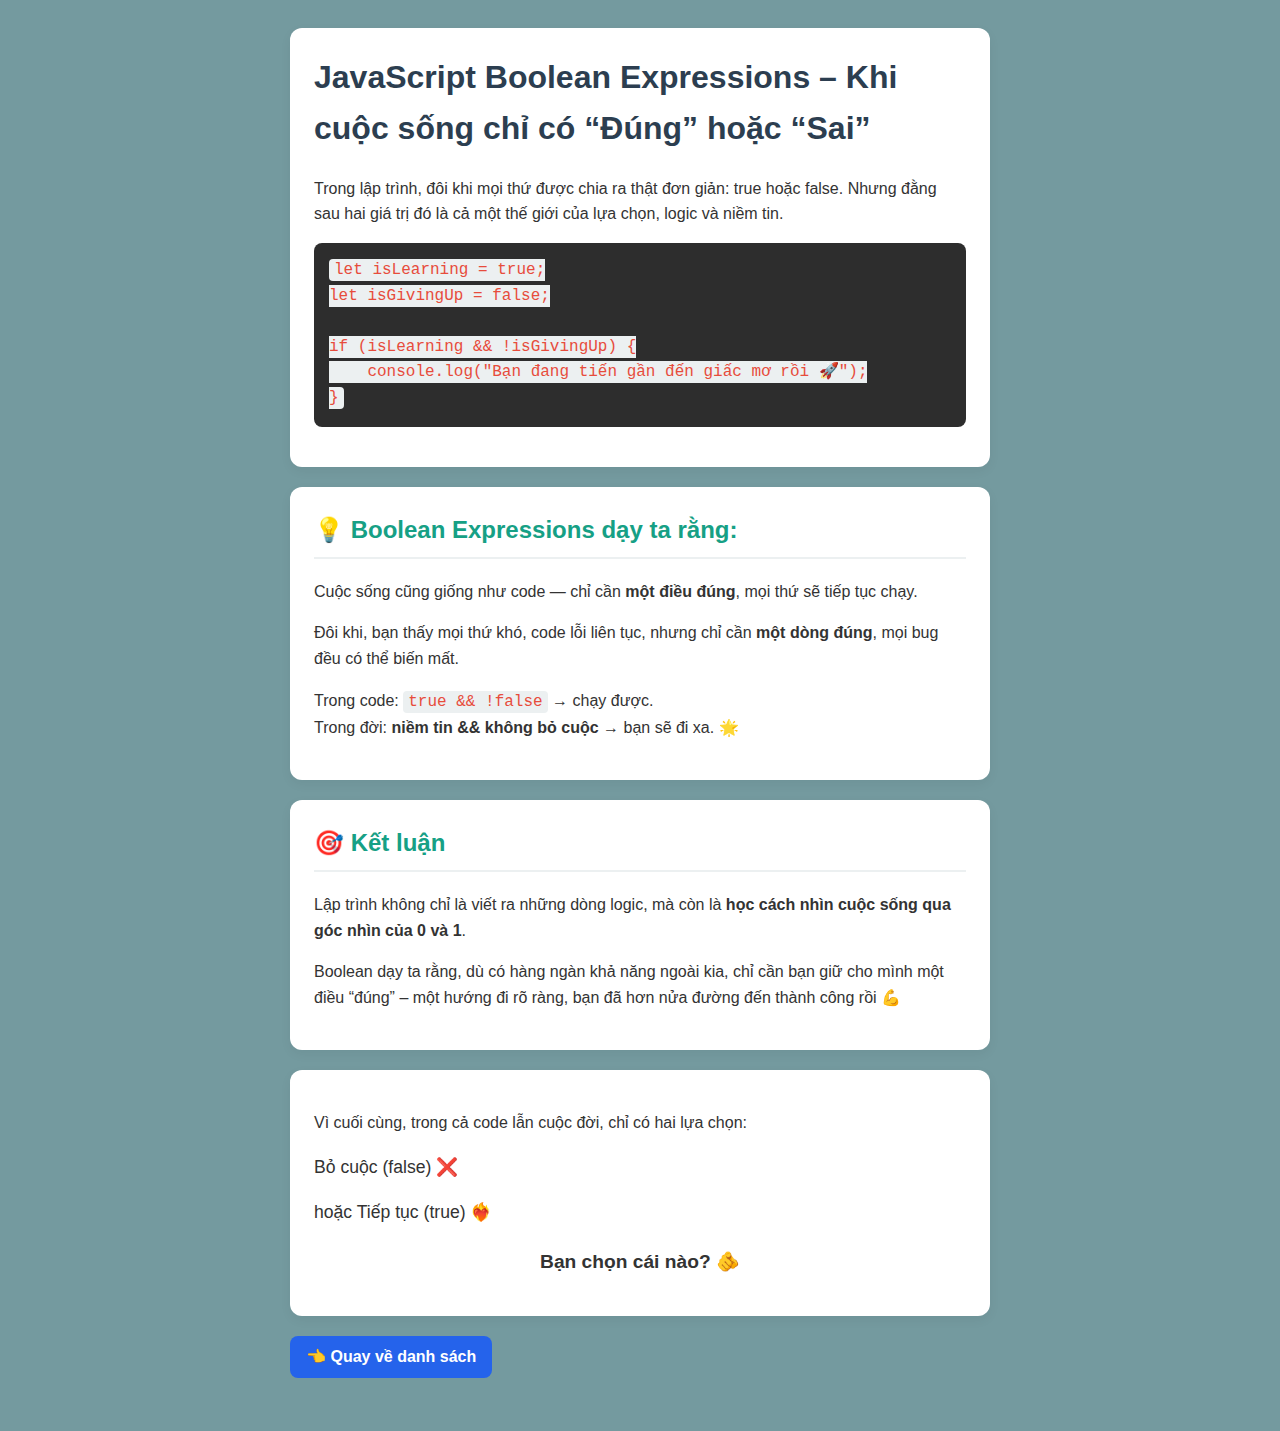
<file: bai6.html>
<!DOCTYPE html>
<html lang="vi">
  <head>
    <meta charset="UTF-8" />
    <meta name="viewport" content="width=device-width, initial-scale=1.0" />
    <title>Blog Post - Boolean Expressions</title>
    <style>
      /* --- Cài đặt CSS Tối Giản --- */

      /* Cài đặt chung */
      body {
        font-family: -apple-system, BlinkMacSystemFont, "Segoe UI", Roboto,
          Helvetica, Arial, sans-serif;
        background-color: #749a9f; /* Màu nền xám rất nhạt */
        color: #333;
        line-height: 1.6;
        display: flex;
        justify-content: center;
        padding: 20px;
      }

      /* Vùng chứa nội dung blog */
      .blog-container {
        max-width: 700px; /* Chiều rộng tối đa cho bài blog */
        width: 100%;
      }

      /* --- Đây là phần quan trọng: Định dạng "Card" --- */
      .card {
        background-color: #ffffff; /* Nền trắng */
        border-radius: 12px; /* Bo góc */
        box-shadow: 0 4px 12px rgba(0, 0, 0, 0.05); /* Đổ bóng nhẹ */
        padding: 24px; /* Khoảng cách bên trong */
        margin-bottom: 20px; /* Khoảng cách giữa các card */
      }

      /* Tiêu đề chính của bài viết */
      h1 {
        font-size: 2rem;
        color: #2c3e50;
        margin-top: 0;
      }

      /* Tiêu đề của mỗi card (mục lớn) */
      h2 {
        font-size: 1.5rem;
        color: #16a085; /* Màu nhấn */
        border-bottom: 2px solid #ecf0f1; /* Đường gạch chân mờ */
        padding-bottom: 8px;
        margin-top: 0;
      }

      /* Định dạng đoạn văn bản */
      p {
        margin-bottom: 15px;
      }

      /* Định dạng khối code (JS) */
      pre {
        background-color: #2d2d2d; /* Nền đen cho code */
        color: #f8f8f2; /* Chữ trắng */
        padding: 15px;
        border-radius: 8px;
        overflow-x: auto; /* Cho phép cuộn ngang nếu code quá dài */
        font-family: "Courier New", Courier, monospace;
      }

      /* Định dạng code inline (nằm trong câu) */
      code {
        background-color: #ecf0f1; /* Nền xám nhạt */
        color: #e74c3c; /* Màu chữ đỏ */
        padding: 2px 5px;
        border-radius: 4px;
        font-family: "Courier New", Courier, monospace;
      }

      /* Định dạng câu hỏi cuối cùng */
      .final-question {
        text-align: center;
        font-size: 1.2rem;
        font-weight: bold;
        margin-top: 20px;
      }

      .choice {
        font-size: 1.1rem;
      }
      /* --- Nút Quay Lại --- */
      .back-button {
        display: inline-block;
        margin-bottom: 25px; /* Khoảng cách với card đầu tiên */
        background-color: #2563eb; /* Màu xanh dương */
        color: #ffffff;
        padding: 8px 16px;
        border-radius: 8px; /* bo góc */
        text-decoration: none;
        font-weight: 600;
        transition: background-color 0.3s ease;
      }
    </style>
  </head>
  <body>
    <main class="blog-container">
      <section class="card">
        <h1>
          JavaScript Boolean Expressions – Khi cuộc sống chỉ có “Đúng” hoặc
          “Sai”
        </h1>
        <p>
          Trong lập trình, đôi khi mọi thứ được chia ra thật đơn giản: true hoặc
          false. Nhưng đằng sau hai giá trị đó là cả một thế giới của lựa chọn,
          logic và niềm tin.
        </p>
        <pre><code>let isLearning = true;
let isGivingUp = false;

if (isLearning && !isGivingUp) {
    console.log("Bạn đang tiến gần đến giấc mơ rồi 🚀");
}</code></pre>
      </section>

      <section class="card">
        <h2>💡 Boolean Expressions dạy ta rằng:</h2>
        <p>
          Cuộc sống cũng giống như code — chỉ cần
          <strong>một điều đúng</strong>, mọi thứ sẽ tiếp tục chạy.
        </p>
        <p>
          Đôi khi, bạn thấy mọi thứ khó, code lỗi liên tục, nhưng chỉ cần
          <strong>một dòng đúng</strong>, mọi bug đều có thể biến mất.
        </p>
        <p>
          Trong code: <code>true && !false</code> → chạy được.
          <br />
          Trong đời: <strong>niềm tin && không bỏ cuộc</strong> → bạn sẽ đi xa.
          🌟
        </p>
      </section>

      <section class="card">
        <h2>🎯 Kết luận</h2>
        <p>
          Lập trình không chỉ là viết ra những dòng logic, mà còn là
          <strong>học cách nhìn cuộc sống qua góc nhìn của 0 và 1</strong>.
        </p>
        <p>
          Boolean dạy ta rằng, dù có hàng ngàn khả năng ngoài kia, chỉ cần bạn
          giữ cho mình một điều “đúng” – một hướng đi rõ ràng, bạn đã hơn nửa
          đường đến thành công rồi 💪
        </p>
      </section>

      <section class="card">
        <p>Vì cuối cùng, trong cả code lẫn cuộc đời, chỉ có hai lựa chọn:</p>
        <p class="choice">Bỏ cuộc (false) ❌</p>
        <p class="choice">hoặc Tiếp tục (true) ❤️‍🔥</p>

        <p class="final-question">Bạn chọn cái nào? 🫵</p>
      </section>
      <a href="DEMO.html" class="back-button">👈 Quay về danh sách</a>
    </main>
  </body>
</html>
</file>
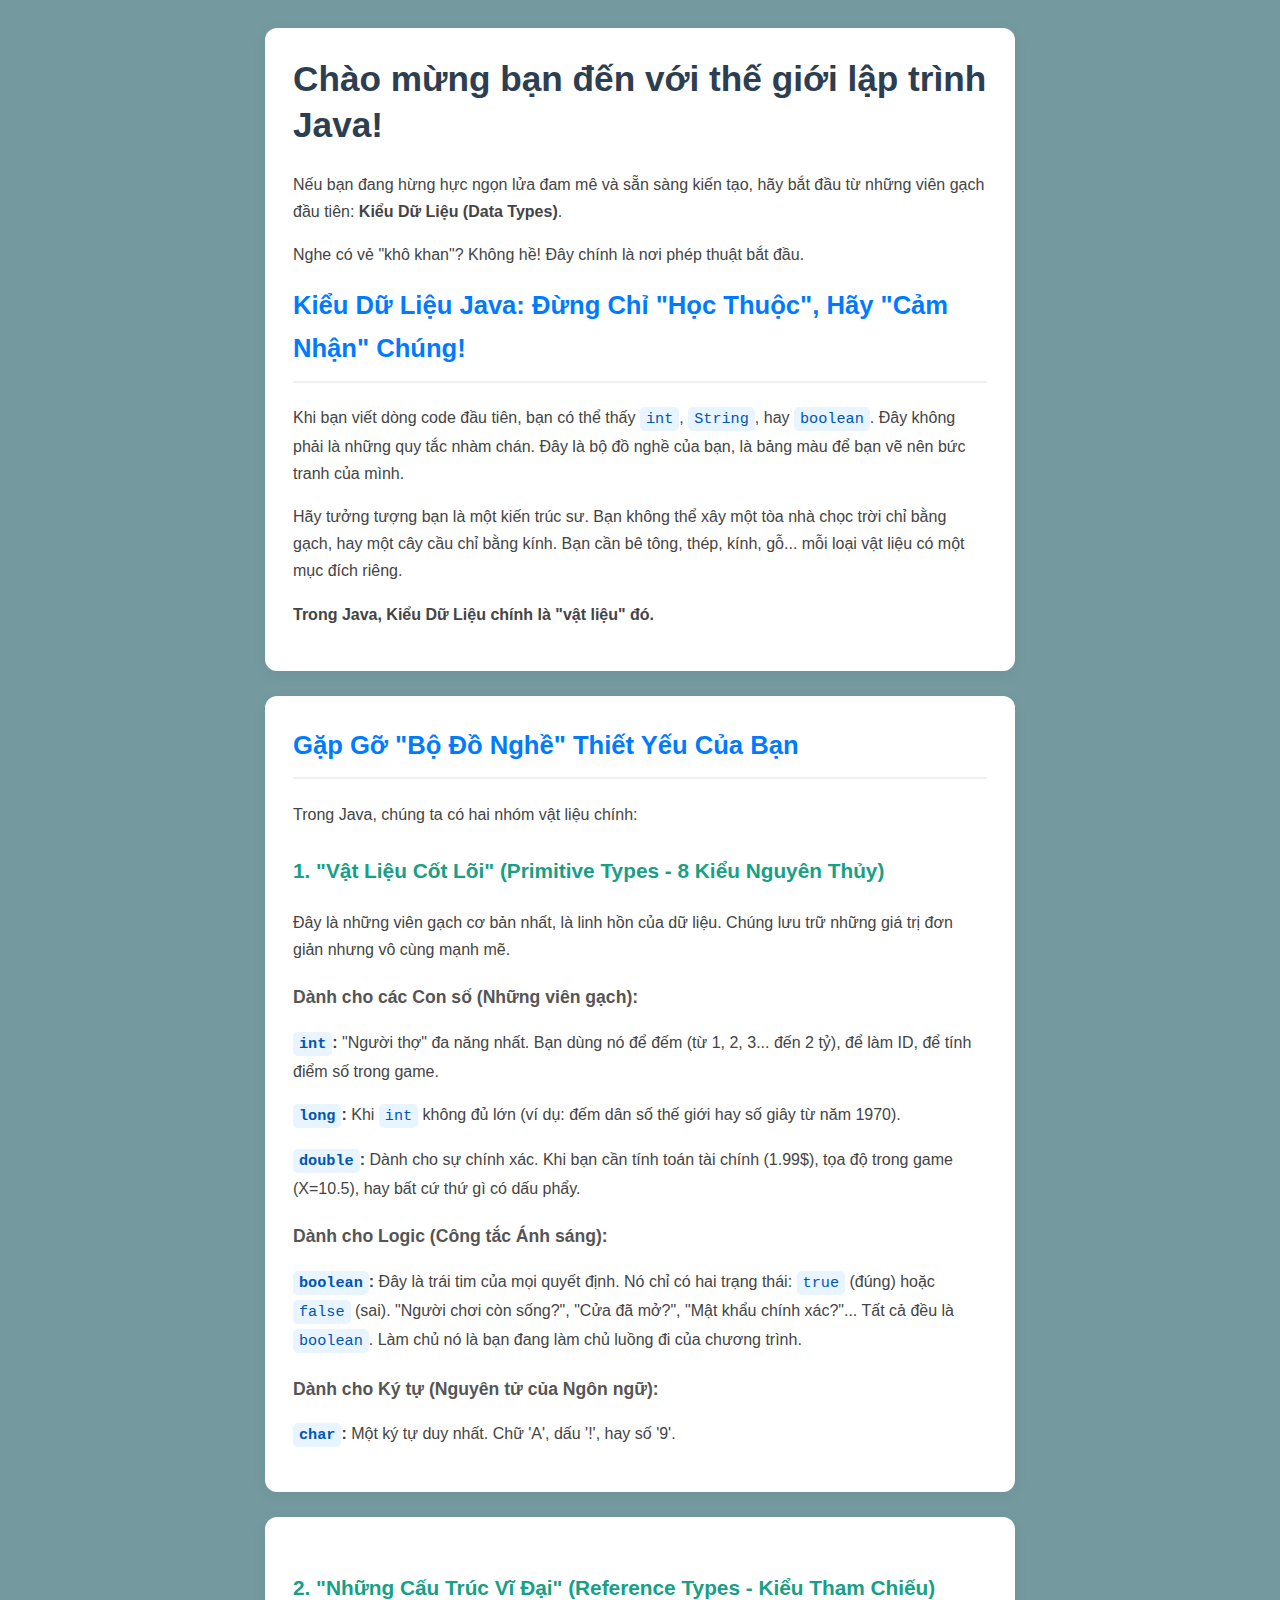
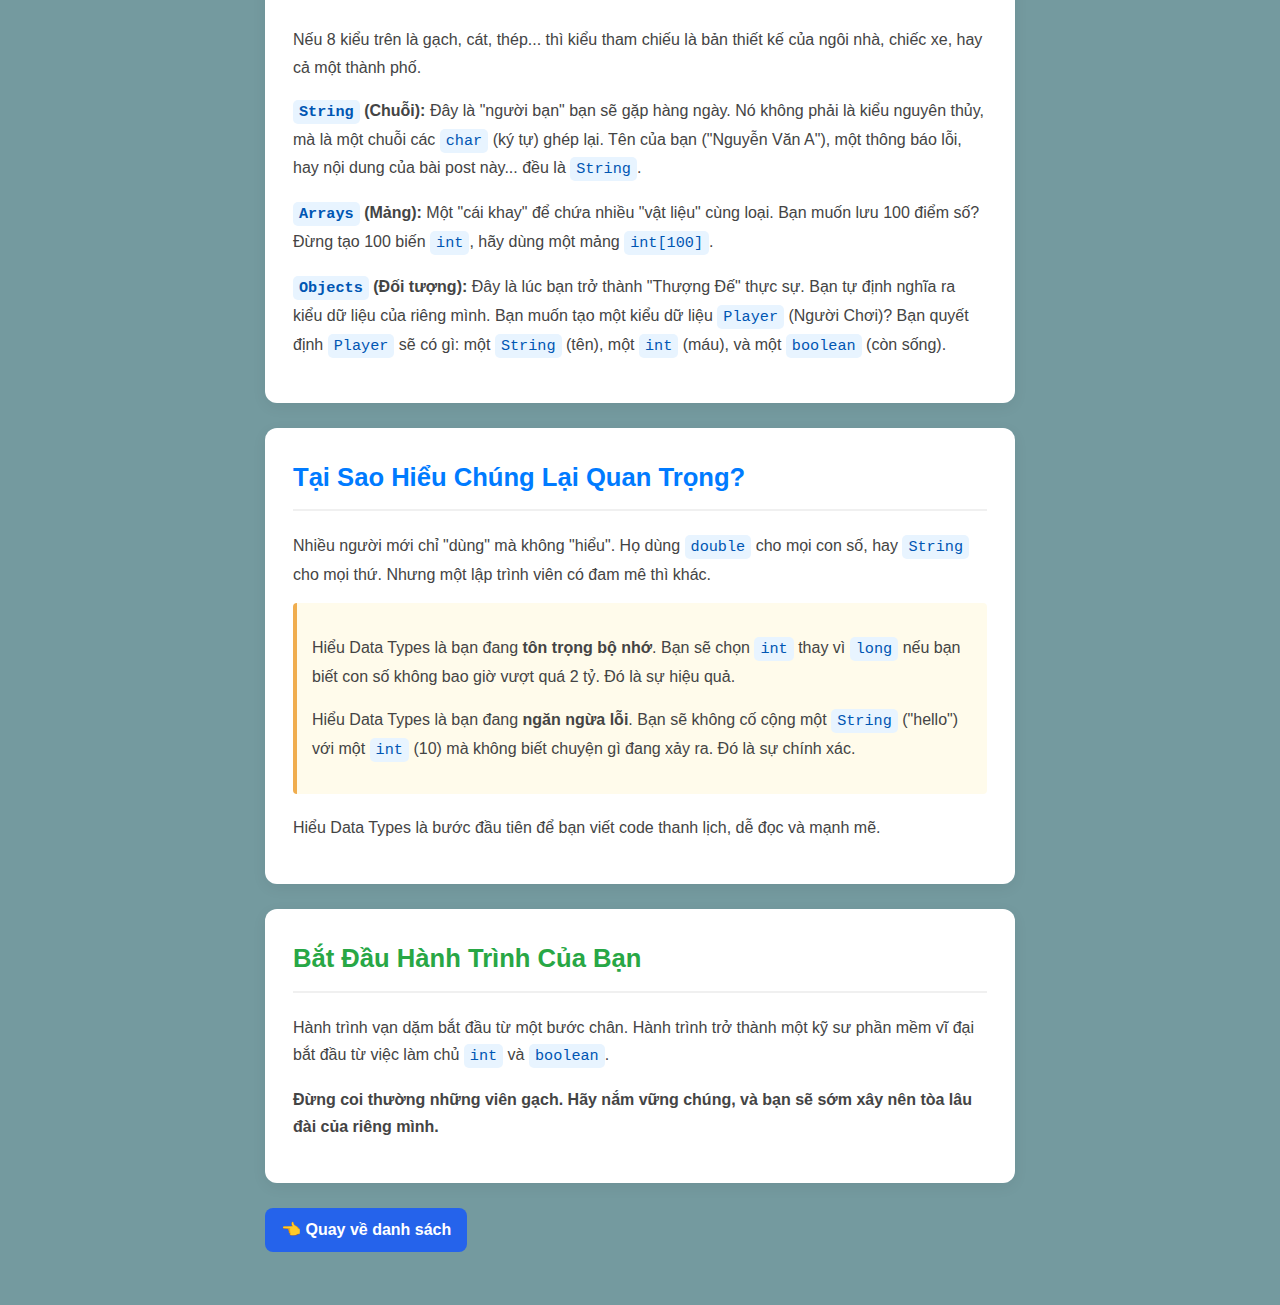
<file: bai7.html>
<!DOCTYPE html>
<html lang="vi">
  <head>
    <meta charset="UTF-8" />
    <meta name="viewport" content="width=device-width, initial-scale=1.0" />
    <title>Blog Post - Java Data Types</title>
    <style>
      /* --- Cài đặt CSS Tối Giản --- */

      /* Cài đặt chung */
      body {
        font-family: -apple-system, BlinkMacSystemFont, "Segoe UI", Roboto,
          Helvetica, Arial, sans-serif;
        background-color: #749a9f; /* Màu nền xám rất nhạt */
        color: #333;
        line-height: 1.7; /* Tăng khoảng cách dòng cho dễ đọc */
        display: flex;
        justify-content: center;
        padding: 20px;
      }

      /* Vùng chứa nội dung blog */
      .blog-container {
        max-width: 750px; /* Tăng độ rộng một chút cho nội dung dài */
        width: 100%;
      }

      /* --- Định dạng "Card" --- */
      .card {
        background-color: #ffffff;
        border-radius: 12px;
        box-shadow: 0 4px 15px rgba(0, 0, 0, 0.06); /* Đổ bóng nhẹ nhàng */
        padding: 28px;
        margin-bottom: 25px;
      }

      /* Tiêu đề chính của bài viết (trong card đầu tiên) */
      .card h1 {
        font-size: 2.2rem;
        color: #2c3e50;
        margin-top: 0;
        line-height: 1.3;
      }

      /* Tiêu đề của mỗi card (mục lớn) */
      .card h2 {
        font-size: 1.6rem;
        color: #007bff; /* Màu xanh dương cho tiêu đề Java */
        border-bottom: 2px solid #f0f0f0;
        padding-bottom: 10px;
        margin-top: 0;
      }

      /* Tiêu đề phụ (như Primitive/Reference) */
      .card h3 {
        font-size: 1.3rem;
        color: #16a085; /* Màu xanh lá */
        margin-top: 25px;
      }

      /* Tiêu đề nhỏ hơn (như "Dành cho Con số") */
      .card h4 {
        font-size: 1.1rem;
        color: #555;
        margin-top: 20px;
        margin-bottom: 10px;
        font-weight: 700;
      }

      /* Định dạng đoạn văn bản */
      p {
        margin-bottom: 15px;
        color: #444;
      }

      /* Định dạng code inline (tên kiểu dữ liệu) */
      code {
        background-color: #e8f4ff; /* Nền xanh nhạt */
        color: #0056b3; /* Chữ xanh đậm */
        padding: 3px 6px;
        border-radius: 5px;
        font-family: "SFMono-Regular", Consolas, "Liberation Mono", Menlo,
          Courier, monospace;
        font-size: 0.95em;
      }

      /* Định dạng hình ảnh (nếu có) */
      img {
        max-width: 100%;
        height: auto;
        border-radius: 8px; /* Bo góc cho ảnh */
        margin-top: 15px;
      }

      /* Định dạng cho các ý chính */
      .highlight {
        background-color: #fffbeb;
        padding: 15px;
        border-left: 4px solid #f0ad4e; /* Viền vàng */
        border-radius: 4px;
      }
      /* --- Nút Quay Lại --- */
      .back-button {
        display: inline-block;
        margin-bottom: 25px; /* Khoảng cách với card đầu tiên */
        background-color: #2563eb; /* Màu xanh dương */
        color: #ffffff;
        padding: 8px 16px;
        border-radius: 8px; /* bo góc */
        text-decoration: none;
        font-weight: 600;
        transition: background-color 0.3s ease;
      }
    </style>
  </head>
  <body>
    <main class="blog-container">
      <section class="card">
        <h1>Chào mừng bạn đến với thế giới lập trình Java!</h1>
        <p>
          Nếu bạn đang hừng hực ngọn lửa đam mê và sẵn sàng kiến tạo, hãy bắt
          đầu từ những viên gạch đầu tiên:
          <strong>Kiểu Dữ Liệu (Data Types)</strong>.
        </p>
        <p>
          Nghe có vẻ "khô khan"? Không hề! Đây chính là nơi phép thuật bắt đầu.
        </p>

        <h2>Kiểu Dữ Liệu Java: Đừng Chỉ "Học Thuộc", Hãy "Cảm Nhận" Chúng!</h2>
        <p>
          Khi bạn viết dòng code đầu tiên, bạn có thể thấy <code>int</code>,
          <code>String</code>, hay <code>boolean</code>. Đây không phải là những
          quy tắc nhàm chán. Đây là bộ đồ nghề của bạn, là bảng màu để bạn vẽ
          nên bức tranh của mình.
        </p>
        <p>
          Hãy tưởng tượng bạn là một kiến trúc sư. Bạn không thể xây một tòa nhà
          chọc trời chỉ bằng gạch, hay một cây cầu chỉ bằng kính. Bạn cần bê
          tông, thép, kính, gỗ... mỗi loại vật liệu có một mục đích riêng.
        </p>
        <p><strong>Trong Java, Kiểu Dữ Liệu chính là "vật liệu" đó.</strong></p>
      </section>

      <section class="card">
        <h2>Gặp Gỡ "Bộ Đồ Nghề" Thiết Yếu Của Bạn</h2>
        <p>Trong Java, chúng ta có hai nhóm vật liệu chính:</p>

        <h3>1. "Vật Liệu Cốt Lõi" (Primitive Types - 8 Kiểu Nguyên Thủy)</h3>
        <p>
          Đây là những viên gạch cơ bản nhất, là linh hồn của dữ liệu. Chúng lưu
          trữ những giá trị đơn giản nhưng vô cùng mạnh mẽ.
        </p>

        <h4>Dành cho các Con số (Những viên gạch):</h4>
        <p>
          <strong><code>int</code>:</strong> "Người thợ" đa năng nhất. Bạn dùng
          nó để đếm (từ 1, 2, 3... đến 2 tỷ), để làm ID, để tính điểm số trong
          game.
        </p>
        <p>
          <strong><code>long</code>:</strong> Khi <code>int</code> không đủ lớn
          (ví dụ: đếm dân số thế giới hay số giây từ năm 1970).
        </p>
        <p>
          <strong><code>double</code>:</strong> Dành cho sự chính xác. Khi bạn
          cần tính toán tài chính (1.99$), tọa độ trong game (X=10.5), hay bất
          cứ thứ gì có dấu phẩy.
        </p>

        <h4>Dành cho Logic (Công tắc Ánh sáng):</h4>
        <p>
          <strong><code>boolean</code>:</strong> Đây là trái tim của mọi quyết
          định. Nó chỉ có hai trạng thái: <code>true</code> (đúng) hoặc
          <code>false</code> (sai). "Người chơi còn sống?", "Cửa đã mở?", "Mật
          khẩu chính xác?"... Tất cả đều là <code>boolean</code>. Làm chủ nó là
          bạn đang làm chủ luồng đi của chương trình.
        </p>

        <h4>Dành cho Ký tự (Nguyên tử của Ngôn ngữ):</h4>
        <p>
          <strong><code>char</code>:</strong> Một ký tự duy nhất. Chữ 'A', dấu
          '!', hay số '9'.
        </p>
      </section>

      <section class="card">
        <h3>2. "Những Cấu Trúc Vĩ Đại" (Reference Types - Kiểu Tham Chiếu)</h3>
        <p>
          Nếu 8 kiểu trên là gạch, cát, thép... thì kiểu tham chiếu là bản thiết
          kế của ngôi nhà, chiếc xe, hay cả một thành phố.
        </p>

        <p>
          <strong><code>String</code> (Chuỗi):</strong> Đây là "người bạn" bạn
          sẽ gặp hàng ngày. Nó không phải là kiểu nguyên thủy, mà là một chuỗi
          các <code>char</code> (ký tự) ghép lại. Tên của bạn ("Nguyễn Văn A"),
          một thông báo lỗi, hay nội dung của bài post này... đều là
          <code>String</code>.
        </p>
        <p>
          <strong><code>Arrays</code> (Mảng):</strong> Một "cái khay" để chứa
          nhiều "vật liệu" cùng loại. Bạn muốn lưu 100 điểm số? Đừng tạo 100
          biến <code>int</code>, hãy dùng một mảng <code>int[100]</code>.
        </p>
        <p>
          <strong><code>Objects</code> (Đối tượng):</strong> Đây là lúc bạn trở
          thành "Thượng Đế" thực sự. Bạn tự định nghĩa ra kiểu dữ liệu của riêng
          mình. Bạn muốn tạo một kiểu dữ liệu <code>Player</code> (Người Chơi)?
          Bạn quyết định <code>Player</code> sẽ có gì: một
          <code>String</code> (tên), một <code>int</code> (máu), và một
          <code>boolean</code> (còn sống).
        </p>
      </section>

      <section class="card">
        <h2>Tại Sao Hiểu Chúng Lại Quan Trọng?</h2>
        <p>
          Nhiều người mới chỉ "dùng" mà không "hiểu". Họ dùng
          <code>double</code> cho mọi con số, hay <code>String</code> cho mọi
          thứ. Nhưng một lập trình viên có đam mê thì khác.
        </p>

        <div class="highlight">
          <p>
            Hiểu Data Types là bạn đang <strong>tôn trọng bộ nhớ</strong>. Bạn
            sẽ chọn <code>int</code> thay vì <code>long</code> nếu bạn biết con
            số không bao giờ vượt quá 2 tỷ. Đó là sự hiệu quả.
          </p>
          <p>
            Hiểu Data Types là bạn đang <strong>ngăn ngừa lỗi</strong>. Bạn sẽ
            không cố cộng một <code>String</code> ("hello") với một
            <code>int</code> (10) mà không biết chuyện gì đang xảy ra. Đó là sự
            chính xác.
          </p>
        </div>

        <p style="margin-top: 20px">
          Hiểu Data Types là bước đầu tiên để bạn viết code thanh lịch, dễ đọc
          và mạnh mẽ.
        </p>
      </section>

      <section class="card">
        <h2 style="color: #28a745; border-color: #f0f0f0">
          Bắt Đầu Hành Trình Của Bạn
        </h2>
        <p>
          Hành trình vạn dặm bắt đầu từ một bước chân. Hành trình trở thành một
          kỹ sư phần mềm vĩ đại bắt đầu từ việc làm chủ <code>int</code> và
          <code>boolean</code>.
        </p>
        <p>
          <strong
            >Đừng coi thường những viên gạch. Hãy nắm vững chúng, và bạn sẽ sớm
            xây nên tòa lâu đài của riêng mình.</strong
          >
        </p>
      </section>
      <a href="DEMO.html" class="back-button">👈 Quay về danh sách</a>
    </main>
  </body>
</html>
</file>
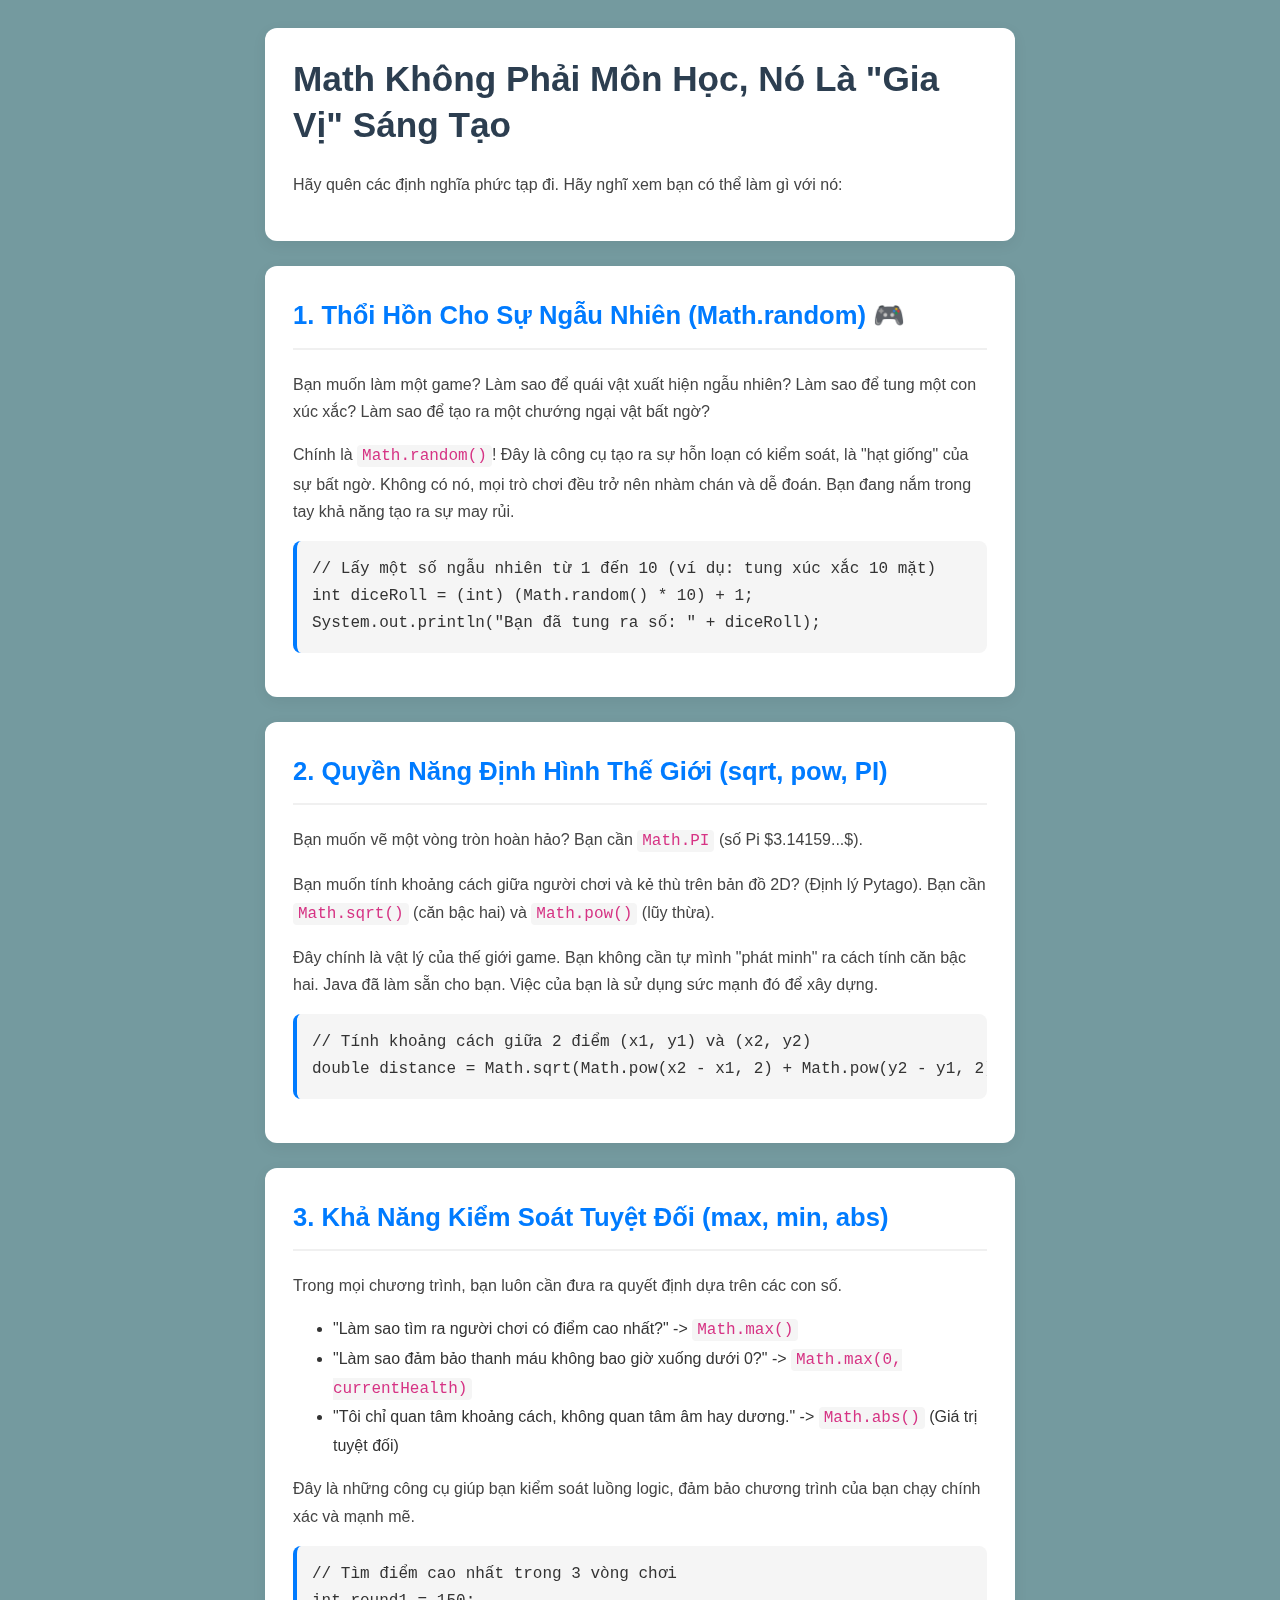
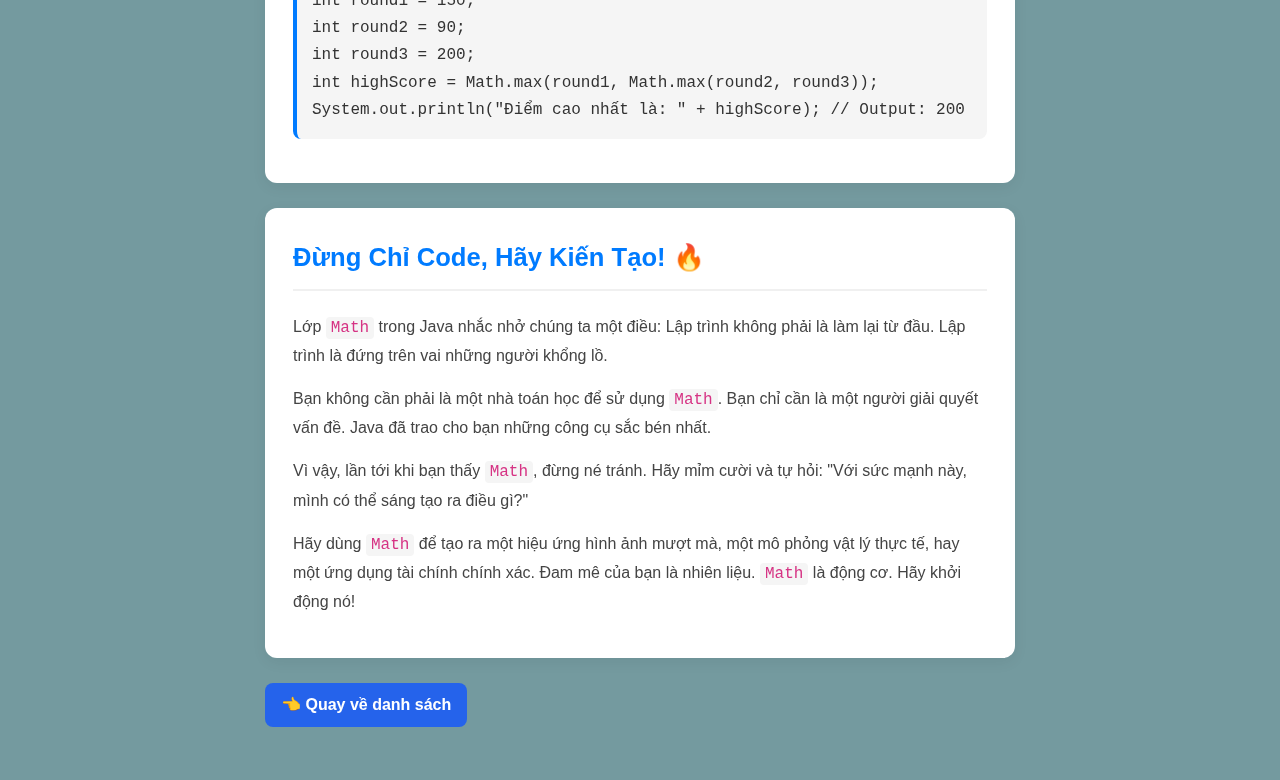
<file: bai8.html>
<!DOCTYPE html>
<html lang="vi">
  <head>
    <meta charset="UTF-8" />
    <meta name="viewport" content="width=device-width, initial-scale=1.0" />
    <title>Blog Post - Java Math Class</title>
    <style>
      /* --- Cài đặt CSS Tối Giản (Phong cách Card) --- */

      /* Cài đặt chung */
      body {
        font-family: "Segoe UI", -apple-system, BlinkMacSystemFont, Roboto,
          Helvetica, Arial, sans-serif;
        background-color: #749a9f; /* Màu nền xám nhạt */
        color: #333;
        line-height: 1.7;
        display: flex;
        justify-content: center;
        padding: 20px;
      }

      /* Vùng chứa nội dung blog */
      .blog-container {
        max-width: 750px;
        width: 100%;
      }

      /* --- Định dạng "Card" --- */
      .card {
        background-color: #ffffff;
        border-radius: 12px;
        box-shadow: 0 4px 15px rgba(0, 0, 0, 0.06);
        padding: 28px;
        margin-bottom: 25px;
      }

      /* Tiêu đề chính của bài viết (trong card đầu tiên) */
      .card h1 {
        font-size: 2.2rem;
        color: #2c3e50;
        margin-top: 0;
        line-height: 1.3;
      }

      /* Tiêu đề của mỗi card (mục lớn) */
      .card h2 {
        font-size: 1.6rem;
        color: #007bff; /* Màu xanh dương (chủ đề Java) */
        border-bottom: 2px solid #f0f0f0;
        padding-bottom: 10px;
        margin-top: 0;
      }

      /* Định dạng đoạn văn bản */
      p {
        margin-bottom: 15px;
        color: #444;
      }

      /* Khối code (Viền xanh Java) */
      pre {
        background: #f5f5f5; /* Nền xám nhạt cho code */
        border-left: 4px solid #007bff; /* Viền xanh Java */
        padding: 15px;
        border-radius: 8px;
        overflow-x: auto;
        font-family: Consolas, "Courier New", monospace;
      }

      /* Code bên trong khối pre */
      pre code {
        font-family: Consolas, "Courier New", monospace;
        color: #333; /* Màu chữ code mặc định */
        background: none;
        padding: 0;
      }

      /* Code inline (nằm trong câu) */
      code {
        font-family: Consolas, "Courier New", monospace;
        color: #d63384; /* Màu hồng (giữ theo style cũ của bạn) */
        background-color: #f5f5f5;
        padding: 2px 5px;
        border-radius: 4px;
      }
      /* --- Nút Quay Lại --- */
      .back-button {
        display: inline-block;
        margin-bottom: 25px; /* Khoảng cách với card đầu tiên */
        background-color: #2563eb; /* Màu xanh dương */
        color: #ffffff;
        padding: 8px 16px;
        border-radius: 8px; /* bo góc */
        text-decoration: none;
        font-weight: 600;
        transition: background-color 0.3s ease;
      }
    </style>
  </head>
  <body>
    <main class="blog-container">
      <section class="card">
        <h1>Math Không Phải Môn Học, Nó Là "Gia Vị" Sáng Tạo</h1>
        <p>
          Hãy quên các định nghĩa phức tạp đi. Hãy nghĩ xem bạn có thể làm gì
          với nó:
        </p>
      </section>

      <section class="card">
        <h2>1. Thổi Hồn Cho Sự Ngẫu Nhiên (Math.random) 🎮</h2>
        <p>
          Bạn muốn làm một game? Làm sao để quái vật xuất hiện ngẫu nhiên? Làm
          sao để tung một con xúc xắc? Làm sao để tạo ra một chướng ngại vật bất
          ngờ?
        </p>
        <p>
          Chính là <code>Math.random()</code>! Đây là công cụ tạo ra sự hỗn loạn
          có kiểm soát, là "hạt giống" của sự bất ngờ. Không có nó, mọi trò chơi
          đều trở nên nhàm chán và dễ đoán. Bạn đang nắm trong tay khả năng tạo
          ra sự may rủi.
        </p>
        <pre><code class="language-java">// Lấy một số ngẫu nhiên từ 1 đến 10 (ví dụ: tung xúc xắc 10 mặt)
int diceRoll = (int) (Math.random() * 10) + 1;
System.out.println("Bạn đã tung ra số: " + diceRoll);</code></pre>
      </section>

      <section class="card">
        <h2>2. Quyền Năng Định Hình Thế Giới (sqrt, pow, PI)</h2>
        <p>
          Bạn muốn vẽ một vòng tròn hoàn hảo? Bạn cần <code>Math.PI</code> (số
          Pi $3.14159...$).
        </p>
        <p>
          Bạn muốn tính khoảng cách giữa người chơi và kẻ thù trên bản đồ 2D?
          (Định lý Pytago). Bạn cần <code>Math.sqrt()</code> (căn bậc hai) và
          <code>Math.pow()</code> (lũy thừa).
        </p>
        <p>
          Đây chính là vật lý của thế giới game. Bạn không cần tự mình "phát
          minh" ra cách tính căn bậc hai. Java đã làm sẵn cho bạn. Việc của bạn
          là sử dụng sức mạnh đó để xây dựng.
        </p>
        <pre><code class="language-java">// Tính khoảng cách giữa 2 điểm (x1, y1) và (x2, y2)
double distance = Math.sqrt(Math.pow(x2 - x1, 2) + Math.pow(y2 - y1, 2));</code></pre>
      </section>

      <section class="card">
        <h2>3. Khả Năng Kiểm Soát Tuyệt Đối (max, min, abs)</h2>
        <p>
          Trong mọi chương trình, bạn luôn cần đưa ra quyết định dựa trên các
          con số.
        </p>
        <ul>
          <li>
            "Làm sao tìm ra người chơi có điểm cao nhất?" -&gt;
            <code>Math.max()</code>
          </li>
          <li>
            "Làm sao đảm bảo thanh máu không bao giờ xuống dưới 0?" -&gt;
            <code>Math.max(0, currentHealth)</code>
          </li>
          <li>
            "Tôi chỉ quan tâm khoảng cách, không quan tâm âm hay dương." -&gt;
            <code>Math.abs()</code> (Giá trị tuyệt đối)
          </li>
        </ul>
        <p>
          Đây là những công cụ giúp bạn kiểm soát luồng logic, đảm bảo chương
          trình của bạn chạy chính xác và mạnh mẽ.
        </p>
        <pre><code class="language-java">// Tìm điểm cao nhất trong 3 vòng chơi
int round1 = 150;
int round2 = 90;
int round3 = 200;
int highScore = Math.max(round1, Math.max(round2, round3));
System.out.println("Điểm cao nhất là: " + highScore); // Output: 200</code></pre>
      </section>

      <section class="card">
        <h2>Đừng Chỉ Code, Hãy Kiến Tạo! 🔥</h2>
        <p>
          Lớp <code>Math</code> trong Java nhắc nhở chúng ta một điều: Lập trình
          không phải là làm lại từ đầu. Lập trình là đứng trên vai những người
          khổng lồ.
        </p>
        <p>
          Bạn không cần phải là một nhà toán học để sử dụng <code>Math</code>.
          Bạn chỉ cần là một người giải quyết vấn đề. Java đã trao cho bạn những
          công cụ sắc bén nhất.
        </p>
        <p>
          Vì vậy, lần tới khi bạn thấy <code>Math</code>, đừng né tránh. Hãy mỉm
          cười và tự hỏi: "Với sức mạnh này, mình có thể sáng tạo ra điều gì?"
        </p>
        <p>
          Hãy dùng <code>Math</code> để tạo ra một hiệu ứng hình ảnh mượt mà,
          một mô phỏng vật lý thực tế, hay một ứng dụng tài chính chính xác. Đam
          mê của bạn là nhiên liệu. <code>Math</code> là động cơ. Hãy khởi động
          nó!
        </p>
      </section>
      <a href="blog.html" class="back-button">👈 Quay về danh sách</a>
    </main>
  </body>
</html>
</file>
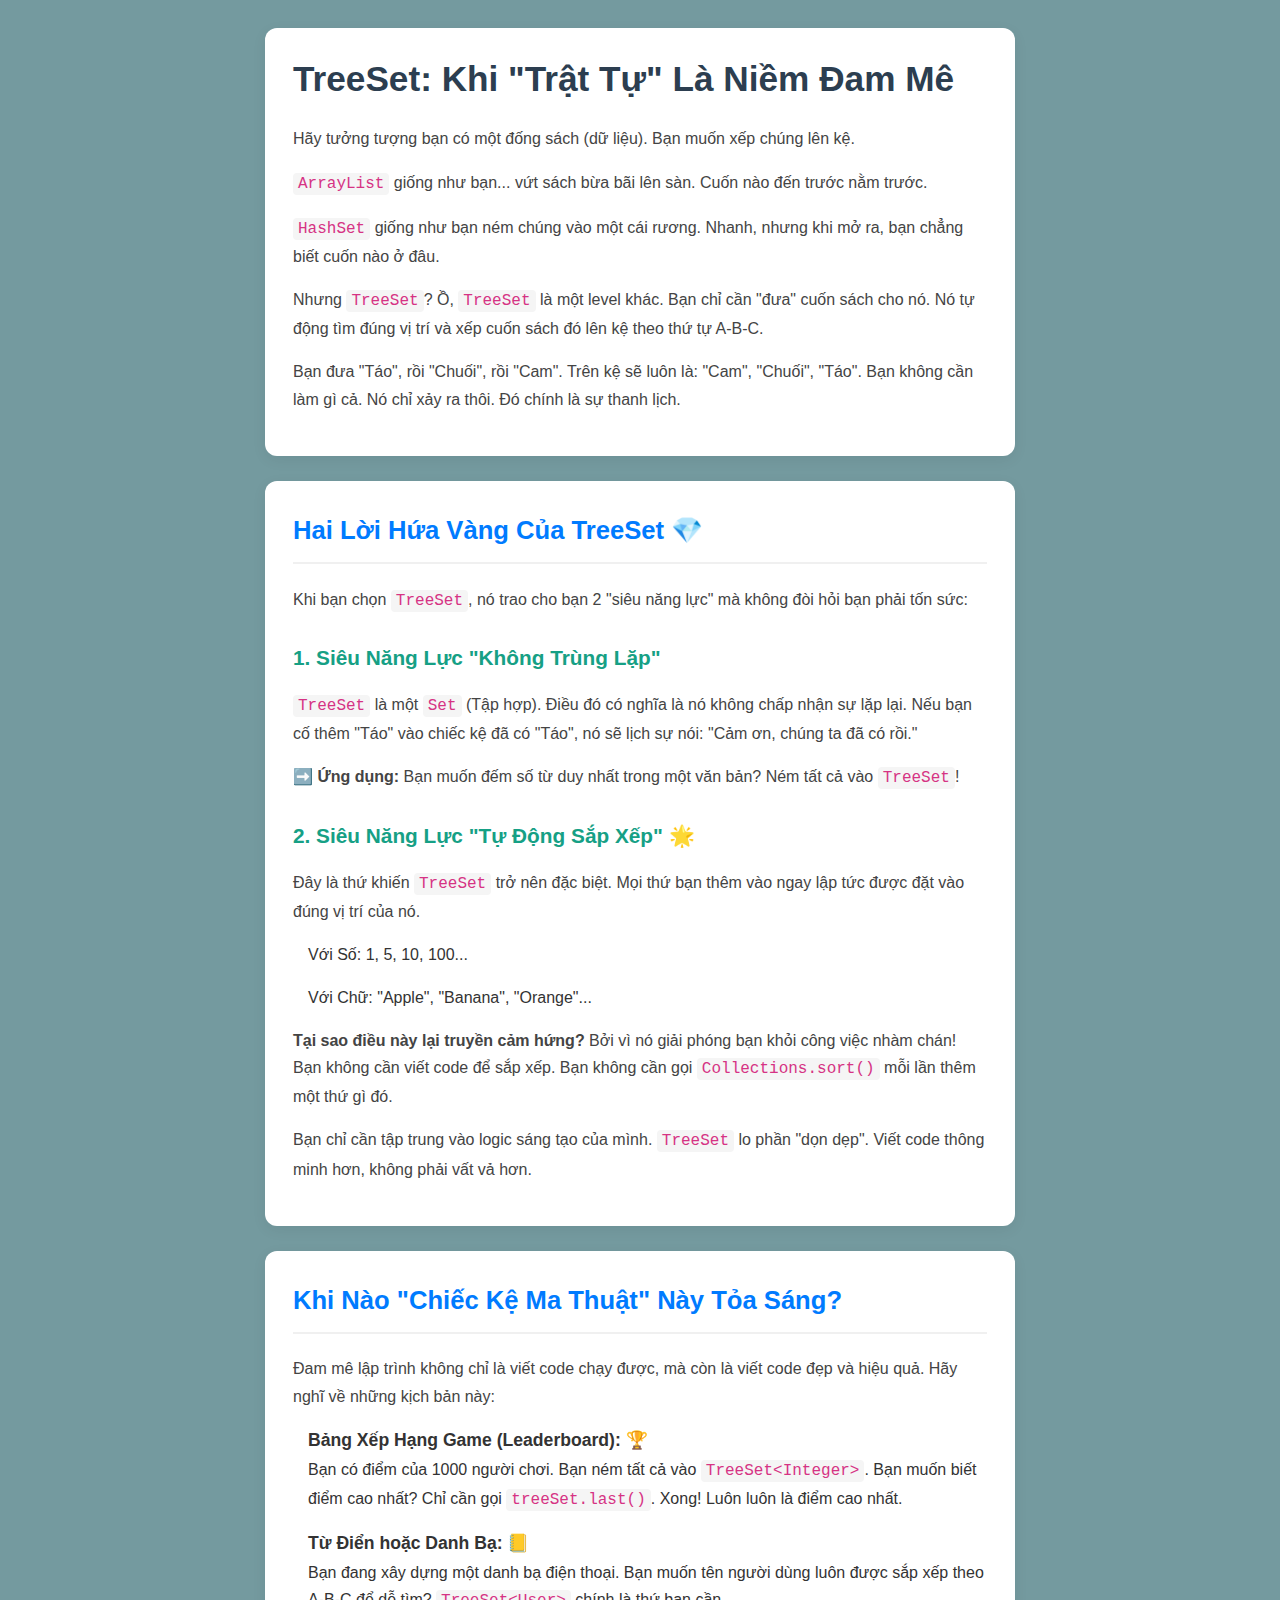
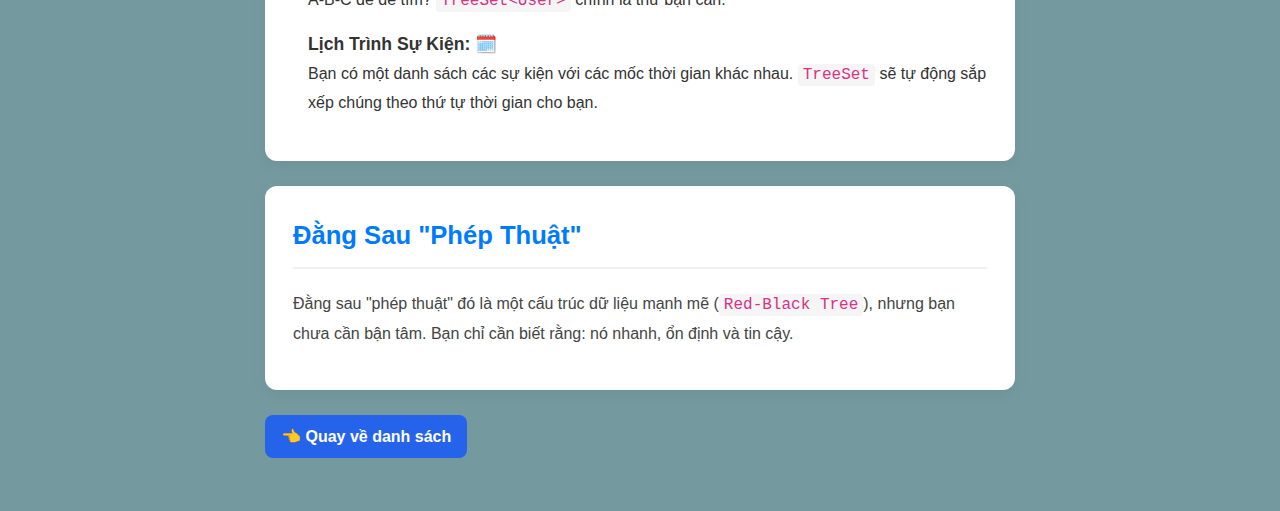
<file: bai9.html>
<!DOCTYPE html>
<html lang="vi">
  <head>
    <meta charset="UTF-8" />
    <meta name="viewport" content="width=device-width, initial-scale=1.0" />
    <title>Blog Post - Java TreeSet</title>
    <style>
      /* --- Cài đặt CSS Tối Giản (Phong cách Card) --- */

      /* Cài đặt chung */
      body {
        font-family: "Segoe UI", -apple-system, BlinkMacSystemFont, Roboto,
          Helvetica, Arial, sans-serif;
        background-color: #749a9f; /* Màu nền xám nhạt */
        color: #333;
        line-height: 1.7;
        display: flex;
        justify-content: center;
        padding: 20px;
      }

      /* Vùng chứa nội dung blog */
      .blog-container {
        max-width: 750px;
        width: 100%;
      }

      /* --- Định dạng "Card" --- */
      .card {
        background-color: #ffffff;
        border-radius: 12px;
        box-shadow: 0 4px 15px rgba(0, 0, 0, 0.06);
        padding: 28px;
        margin-bottom: 25px;
      }

      /* Tiêu đề chính của bài viết */
      .card h1 {
        font-size: 2.2rem;
        color: #2c3e50;
        margin-top: 0;
        line-height: 1.3;
      }

      /* Tiêu đề của mỗi card (mục lớn) */
      .card h2 {
        font-size: 1.6rem;
        color: #007bff; /* Màu xanh dương (chủ đề Java) */
        border-bottom: 2px solid #f0f0f0;
        padding-bottom: 10px;
        margin-top: 0;
      }

      /* Tiêu đề phụ (cho 2 siêu năng lực) */
      .card h3 {
        font-size: 1.3rem;
        color: #16a085; /* Màu xanh lá */
        margin-top: 25px;
        margin-bottom: 10px;
      }

      /* Định dạng đoạn văn bản */
      p {
        margin-bottom: 15px;
        color: #444;
      }

      /* Code inline (nằm trong câu) */
      code {
        font-family: Consolas, "Courier New", monospace;
        color: #d63384; /* Màu hồng */
        background-color: #f5f5f5;
        padding: 2px 5px;
        border-radius: 4px;
      }

      /* Định dạng danh sách (cho các ứng dụng) */
      .card ul {
        list-style-type: none;
        padding-left: 10px;
      }

      .card li {
        position: relative;
        margin-bottom: 15px;
        padding-left: 5px;
      }

      .card li strong {
        font-size: 1.1rem;
        color: #333;
        display: block; /* Giúp emoji và tiêu đề nằm trên 1 dòng */
      }
      /* --- Nút Quay Lại --- */
      .back-button {
        display: inline-block;
        margin-bottom: 25px; /* Khoảng cách với card đầu tiên */
        background-color: #2563eb; /* Màu xanh dương */
        color: #ffffff;
        padding: 8px 16px;
        border-radius: 8px; /* bo góc */
        text-decoration: none;
        font-weight: 600;
        transition: background-color 0.3s ease;
      }
    </style>
  </head>
  <body>
    <main class="blog-container">
      <section class="card">
        <h1>TreeSet: Khi "Trật Tự" Là Niềm Đam Mê</h1>
        <p>
          Hãy tưởng tượng bạn có một đống sách (dữ liệu). Bạn muốn xếp chúng lên
          kệ.
        </p>
        <p>
          <code>ArrayList</code> giống như bạn... vứt sách bừa bãi lên sàn. Cuốn
          nào đến trước nằm trước.
        </p>
        <p>
          <code>HashSet</code> giống như bạn ném chúng vào một cái rương. Nhanh,
          nhưng khi mở ra, bạn chẳng biết cuốn nào ở đâu.
        </p>
        <p>
          Nhưng <code>TreeSet</code>? Ồ, <code>TreeSet</code> là một level khác.
          Bạn chỉ cần "đưa" cuốn sách cho nó. Nó tự động tìm đúng vị trí và xếp
          cuốn sách đó lên kệ theo thứ tự A-B-C.
        </p>
        <p>
          Bạn đưa "Táo", rồi "Chuối", rồi "Cam". Trên kệ sẽ luôn là: "Cam",
          "Chuối", "Táo". Bạn không cần làm gì cả. Nó chỉ xảy ra thôi. Đó chính
          là sự thanh lịch.
        </p>
      </section>

      <section class="card">
        <h2>Hai Lời Hứa Vàng Của TreeSet 💎</h2>
        <p>
          Khi bạn chọn <code>TreeSet</code>, nó trao cho bạn 2 "siêu năng lực"
          mà không đòi hỏi bạn phải tốn sức:
        </p>

        <h3>1. Siêu Năng Lực "Không Trùng Lặp"</h3>
        <p>
          <code>TreeSet</code> là một <code>Set</code> (Tập hợp). Điều đó có
          nghĩa là nó không chấp nhận sự lặp lại. Nếu bạn cố thêm "Táo" vào
          chiếc kệ đã có "Táo", nó sẽ lịch sự nói: "Cảm ơn, chúng ta đã có rồi."
        </p>
        <p>
          ➡️ <strong>Ứng dụng:</strong> Bạn muốn đếm số từ duy nhất trong một
          văn bản? Ném tất cả vào <code>TreeSet</code>!
        </p>

        <h3>2. Siêu Năng Lực "Tự Động Sắp Xếp" 🌟</h3>
        <p>
          Đây là thứ khiến <code>TreeSet</code> trở nên đặc biệt. Mọi thứ bạn
          thêm vào ngay lập tức được đặt vào đúng vị trí của nó.
        </p>
        <ul>
          <li>Với Số: 1, 5, 10, 100...</li>
          <li>Với Chữ: "Apple", "Banana", "Orange"...</li>
        </ul>
        <p>
          <strong>Tại sao điều này lại truyền cảm hứng?</strong>
          Bởi vì nó giải phóng bạn khỏi công việc nhàm chán! Bạn không cần viết
          code để sắp xếp. Bạn không cần gọi <code>Collections.sort()</code> mỗi
          lần thêm một thứ gì đó.
        </p>
        <p>
          Bạn chỉ cần tập trung vào logic sáng tạo của mình.
          <code>TreeSet</code> lo phần "dọn dẹp". Viết code thông minh hơn,
          không phải vất vả hơn.
        </p>
      </section>

      <section class="card">
        <h2>Khi Nào "Chiếc Kệ Ma Thuật" Này Tỏa Sáng?</h2>
        <p>
          Đam mê lập trình không chỉ là viết code chạy được, mà còn là viết code
          đẹp và hiệu quả. Hãy nghĩ về những kịch bản này:
        </p>

        <ul>
          <li>
            <strong>Bảng Xếp Hạng Game (Leaderboard): 🏆</strong>
            Bạn có điểm của 1000 người chơi. Bạn ném tất cả vào
            <code>TreeSet&lt;Integer&gt;</code>. Bạn muốn biết điểm cao nhất?
            Chỉ cần gọi <code>treeSet.last()</code>. Xong! Luôn luôn là điểm cao
            nhất.
          </li>
          <li>
            <strong>Từ Điển hoặc Danh Bạ: 📒</strong>
            Bạn đang xây dựng một danh bạ điện thoại. Bạn muốn tên người dùng
            luôn được sắp xếp theo A-B-C để dễ tìm?
            <code>TreeSet&lt;User&gt;</code> chính là thứ bạn cần.
          </li>
          <li>
            <strong>Lịch Trình Sự Kiện: 🗓️</strong>
            Bạn có một danh sách các sự kiện với các mốc thời gian khác nhau.
            <code>TreeSet</code> sẽ tự động sắp xếp chúng theo thứ tự thời gian
            cho bạn.
          </li>
        </ul>
      </section>

      <section class="card">
        <h2>Đằng Sau "Phép Thuật"</h2>
        <p>
          Đằng sau "phép thuật" đó là một cấu trúc dữ liệu mạnh mẽ (<code
            >Red-Black Tree</code
          >), nhưng bạn chưa cần bận tâm. Bạn chỉ cần biết rằng: nó nhanh, ổn
          định và tin cậy.
        </p>
      </section>
      <a href="blog.html" class="back-button">👈 Quay về danh sách</a>
    </main>
  </body>
</html>
</file>
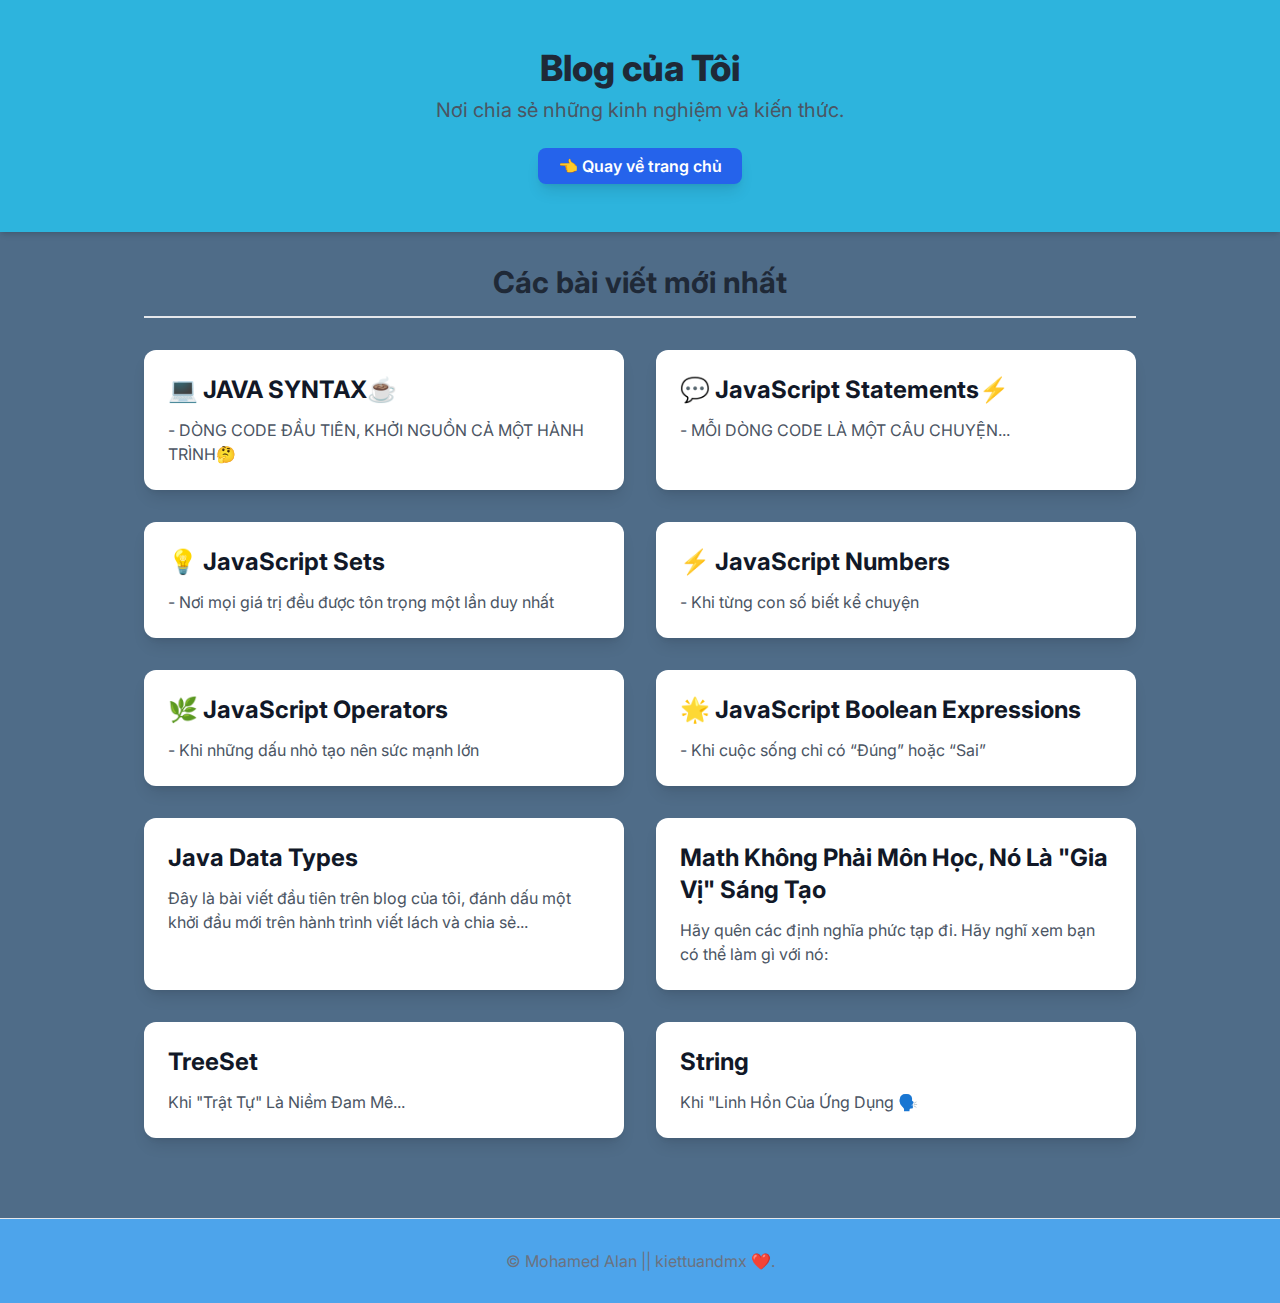
<file: blog.html>
<!DOCTYPE html>
<html lang="vi">
  <head>
    <meta charset="UTF-8" />
    <meta name="viewport" content="width=device-width, initial-scale=1.0" />
    <title>Blog của Tôi</title>

    <!-- KHÔNG CÒN SCRIPT CỦA TAILWIND CSS -->

    <style>
      /* Thêm font Inter từ Google Fonts */
      @import url("https://fonts.googleapis.com/css2?family=Inter:wght@400;600;700;800&display=swap");

      /* --- CSS THUẦN (Pure CSS) --- */

      /* Reset cơ bản */
      * {
        margin: 0;
        padding: 0;
        box-sizing: border-box;
      }

      body {
        font-family: "Inter", "Segoe UI", sans-serif;
        background-color: #4f6c88; /* Tương đương bg-gray-50 */
        color: #1f2937; /* Màu chữ cơ bản */
      }

      /* --- Header --- */
      header {
        background-color: #2db4dd;
        box-shadow: 0 4px 6px -1px rgba(0, 0, 0, 0.1),
          0 2px 4px -2px rgba(0, 0, 0, 0.1); /* shadow-md */
        padding: 3rem 0; /* py-12 */
        text-align: center;
      }

      .container {
        width: 100%;
        margin-left: auto;
        margin-right: auto;
        padding-left: 1rem;
        padding-right: 1rem;
      }

      header h1 {
        font-size: 2.25rem; /* text-4xl */
        line-height: 2.5rem;
        font-weight: 800; /* font-extrabold */
        color: #1f2937; /* text-gray-800 */
      }

      header p {
        font-size: 1.25rem; /* text-xl */
        line-height: 1.75rem;
        color: #4b5563; /* text-gray-600 */
        margin-top: 0.5rem; /* mt-2 */
      }

      .home-button {
        display: inline-block;
        margin-top: 1.5rem; /* mt-6 */
        background-color: #2563eb; /* bg-blue-600 */
        color: #ffffff;
        font-weight: 600; /* font-semibold */
        padding: 0.5rem 1.25rem; /* px-5 py-2 */
        border-radius: 0.5rem; /* rounded-lg */
        box-shadow: 0 10px 15px -3px rgba(0, 0, 0, 0.1),
          0 4px 6px -4px rgba(0, 0, 0, 0.1); /* shadow-lg */
        text-decoration: none;
        transition: all 0.3s ease-in-out;
      }

      .home-button:hover {
        background-color: #1d4ed8; /* hover:bg-blue-700 */
        transform: translateY(-2px); /* hover:-translate-y-0.5 */
      }

      /* --- Main Content --- */
      main.container {
        max-width: 64rem; /* max-w-5xl */
        padding-top: 2rem; /* p-8 (lấy giá trị md) */
        padding-bottom: 2rem;
      }

      /* Tiêu đề danh sách bài viết */
      #post-list h2 {
        font-size: 1.875rem; /* text-3xl */
        line-height: 2.25rem;
        font-weight: 700; /* font-bold */
        color: #1f2937; /* text-gray-800 */
        margin-bottom: 2rem; /* mb-8 */
        text-align: center;
        border-bottom: 2px solid #e5e7eb; /* border-b-2 border-gray-200 */
        padding-bottom: 1rem; /* pb-4 */
      }

      /* Lưới bài viết */
      .grid {
        display: grid;
        grid-template-columns: repeat(1, minmax(0, 1fr)); /* grid-cols-1 */
        gap: 2rem; /* gap-8 */
      }

      /* Responsive cho 2 cột */
      @media (min-width: 768px) {
        .grid {
          grid-template-columns: repeat(2, minmax(0, 1fr)); /* md:grid-cols-2 */
        }
      }

      /* --- Thẻ Bài Viết (Post Item Card) --- */
      .post-item {
        background-color: #ffffff;
        border-radius: 0.75rem; /* rounded-xl */
        box-shadow: 0 10px 15px -3px rgba(0, 0, 0, 0.1),
          0 4px 6px -4px rgba(0, 0, 0, 0.1); /* shadow-lg */
        overflow: hidden;
        transition: all 0.3s ease-in-out; /* transition-all duration-300 */
      }

      .post-item:hover {
        box-shadow: 0 25px 50px -12px rgba(0, 0, 0, 0.25); /* hover:shadow-2xl */
        transform: translateY(-4px); /* hover:-translate-y-1 */
      }

      .post-item .p-6 {
        padding: 1.5rem; /* p-6 */
      }

      .post-item h3 a {
        display: block;
        margin-bottom: 0.75rem; /* mb-3 */
        font-size: 1.5rem; /* text-2xl */
        line-height: 2rem;
        font-weight: 700; /* font-bold */
        color: #111827; /* text-gray-900 */
        text-decoration: none;
        transition: color 0.3s ease-in-out;
      }

      .post-item:hover h3 a {
        color: #2563eb; /* group-hover:text-blue-600 */
      }

      .post-item p {
        color: #4b5563; /* text-gray-600 */
        font-size: 1rem; /* text-base */
        line-height: 1.5rem;
      }

      /* --- Footer --- */
      footer {
        text-align: center;
        padding-top: 2rem; /* py-8 */
        padding-bottom: 2rem;
        margin-top: 3rem; /* mt-12 */
        border-top: 1px solid #e5e7eb; /* border-t border-gray-200 */
        background-color: #4da4eb;
      }

      footer p {
        color: #6b7280; /* text-gray-500 */
      }
    </style>
  </head>
  <body class="bg-gray-50">
    <!-- HEADER: Giữ nguyên cấu trúc HTML, bỏ class Tailwind -->
    <header>
      <div class="container">
        <h1>Blog của Tôi</h1>
        <p>Nơi chia sẻ những kinh nghiệm và kiến thức.</p>
        <a href="index.html" class="home-button"> 👈 Quay về trang chủ </a>
      </div>
    </header>

    <main class="container">
      <!-- danh sach bai học (Giữ nguyên) -->
      <!-- <section id="lesson-list" ...>
        ...
      </section> -->

      <!-- DANH SÁCH BÀI VIẾT: Giữ nguyên HTML, bỏ class Tailwind -->
      <section id="post-list">
        <h2>Các bài viết mới nhất</h2>

        <div class="grid">
          <!-- 1. JAVA SYNTAX -->
          <article class="post-item">
            <div class="p-6">
              <h3>
                <a href="bai1.html"> 💻 JAVA SYNTAX☕ </a>
              </h3>
              <p>- DÒNG CODE ĐẦU TIÊN, KHỞI NGUỒN CẢ MỘT HÀNH TRÌNH🤔</p>
            </div>
          </article>

          <!-- 2. JavaScript Statements -->
          <article class="post-item">
            <div class="p-6">
              <h3>
                <a href="bai2.html"> 💬 JavaScript Statements⚡ </a>
              </h3>
              <p>- MỖI DÒNG CODE LÀ MỘT CÂU CHUYỆN...</p>
            </div>
          </article>

          <!-- 3. JavaScript Sets -->
          <article class="post-item">
            <div class="p-6">
              <h3>
                <a href="bai3.html"> 💡 JavaScript Sets </a>
              </h3>
              <p>- Nơi mọi giá trị đều được tôn trọng một lần duy nhất</p>
            </div>
          </article>

          <!-- 4. JavaScript Numbers -->
          <article class="post-item">
            <div class="p-6">
              <h3>
                <a href="bai4.html"> ⚡ JavaScript Numbers </a>
              </h3>
              <p>- Khi từng con số biết kể chuyện</p>
            </div>
          </article>

          <!-- 5. JavaScript Operators -->
          <article class="post-item">
            <div class="p-6">
              <h3>
                <a href="bai5.html"> 🌿 JavaScript Operators </a>
              </h3>
              <p>- Khi những dấu nhỏ tạo nên sức mạnh lớn</p>
            </div>
          </article>

          <!-- 6. JavaScript Boolean Expressions -->
          <article class="post-item">
            <div class="p-6">
              <h3>
                <a href="bai6.html"> 🌟 JavaScript Boolean Expressions </a>
              </h3>
              <p>- Khi cuộc sống chỉ có “Đúng” hoặc “Sai”</p>
            </div>
          </article>

          <!-- 7. Java Data Types -->
          <article class="post-item">
            <div class="p-6">
              <h3>
                <a href="bai7.html"> Java Data Types </a>
              </h3>
              <p>
                Đây là bài viết đầu tiên trên blog của tôi, đánh dấu một khởi
                đầu mới trên hành trình viết lách và chia sẻ...
              </p>
            </div>
          </article>

          <!-- 8. Math -->
          <article class="post-item">
            <div class="p-6">
              <h3>
                <a href="bai8.html">
                  Math Không Phải Môn Học, Nó Là "Gia Vị" Sáng Tạo
                </a>
              </h3>
              <p>
                Hãy quên các định nghĩa phức tạp đi. Hãy nghĩ xem bạn có thể làm
                gì với nó:
              </p>
            </div>
          </article>

          <!-- 9. TreeSet -->
          <article class="post-item">
            <div class="p-6">
              <h3>
                <a href="bai9.html"> TreeSet </a>
              </h3>
              <p>Khi "Trật Tự" Là Niềm Đam Mê...</p>
            </div>
          </article>
          <!-- 10. Strings -->
          <article class="post-item">
            <div class="p-6">
              <h3>
                <a href="bai10.html"> String </a>
              </h3>
              <p>Khi "Linh Hồn Của Ứng Dụng 🗣️</p>
            </div>
          </article>
        </div>
        <!-- Hết grid -->
      </section>
    </main>

    <!-- FOOTER: Giữ nguyên HTML, bỏ class Tailwind -->
    <footer>
      <p>&copy; Mohamed Alan || kiettuandmx ❤️.</p>
    </footer>
  </body>
</html>
</file>
<file: style.css>
/* Cài đặt chung cho toàn trang */
html {
  scroll-behavior: smooth;
}

body {
  font-family: Arial, sans-serif; /* Chọn font chữ dễ đọc */
  line-height: 1.6;
  margin: 0;
  padding: 0;
  background-color: #4f6c88; /* Màu nền xám nhạt */
  color: #333; /* Màu chữ chính */
}

/* Phần đầu trang */
header {
  background-color: #2f4386;
  color: #fff;
  text-align: center;
  padding: 2rem 0;
}

header .avatar {
  width: 240px;
  height: 240px;
  border-radius: 50%; /* Bo tròn ảnh đại diện */
  border: 3px solid #fff;
  object-fit: cover;
  object-position: top;
}

header h1 {
  margin-bottom: 0;
}

/* Phần nội dung chính */
main {
  max-width: 800px;
  margin: 20px auto; /* Căn giữa nội dung */
  padding: 0 20px;
}

section {
  background: #fff;
  margin-bottom: 20px;
  padding: 20px;
  border-radius: 8px; /* Bo góc các phần */
  box-shadow: 0 2px 5px rgba(0, 0, 0, 0.1); /* Thêm bóng đổ nhẹ */
}

h2 {
  color: #333;
  border-bottom: 2px solid #f4f4f4;
  padding-bottom: 10px;
}

/* Định dạng cho các danh sách */
ul {
  list-style: none;
  padding: 0;
}

ul li {
  background: #f9f9f9;
  padding: 10px;
  margin-bottom: 5px;
  border-radius: 8px;
}

/* Định dạng cho các liên kết */
a {
  color: #333;
  text-decoration: none !important;
}

a:hover {
  text-decoration: underline; /* Gạch chân khi di chuột qua */
}

/* Phần chân trang */
footer {
  text-align: center;
  padding: 1px;
  margin-top: 20px;
  background-color: rgb(35, 111, 211);
  color: #ffffff;
}
/* CSS cho trang blog */
.home-button {
  display: inline-block;
  margin-top: 15px;
  padding: 10px 15px;
  background-color: #007bff;
  color: #ffffff;
  border-radius: 5px;
  text-decoration: none;
}

.post-item {
  border-bottom: 1px solid #eee;
  padding-bottom: 15px;
  margin-bottom: 15px;
}

.post-item h3 a {
  color: #333333;
}

.post-meta {
  color: #777777;
  font-size: 0.9em;
}

.post-content img {
  margin: 20px 0;
}

.button-link {
  display: inline-block;
  background: #007bff;
  color: #fff;
  padding: 12px 20px;
  margin-top: 15px;
  border-radius: 5px;
  text-decoration: none;
  font-weight: bold;
}
/*///////////////////////////////////////////////*/
body {
  font-family: Arial, sans-serif;
  margin: 0;
  scroll-behavior: smooth;
}

/* Thanh menu */
.navbar {
  background: rgb(35, 111, 211);
  padding: 10px 0;
  text-align: center;
  border-bottom: 1px solid #eee;
  position: sticky;
  top: 0;
  z-index: 1000;
}

.navbar ul {
  list-style: none;
  margin: 0;
  padding: 0;
  display: inline-flex;
  gap: 40px;
}

.navbar a {
  text-decoration: none;
  color: #333;
  font-weight: 600;
  position: relative;
  padding-bottom: 5px;
  transition: 0.3s;
}

.navbar a:hover,
.navbar a.active {
  color: #4a47e0;
}

.navbar a::after {
  content: "";
  position: absolute;
  left: 0;
  bottom: 0;
  width: 0%;
  height: 2px;
  background-color: #4a47e0;
  transition: width 0.3s;
}

.navbar a:hover::after,
.navbar a.active::after {
  width: 100%;
}
.noidunggioithieu {
  font-size: 23px;
}

/*///////////////////////////////////////////////*/
/* Toàn bộ khu vực chứng chỉ */

.chungchi {
  background-color: white;
  padding: 24px;
  border-radius: 10px;
  box-shadow: 0 2px 10px rgba(0, 0, 0, 0.1);
  margin-bottom: 3rem;
}

/* Tiêu đề */
.chungchi h2 {
  font-size: 28px;
  font-weight: 600;
  margin-bottom: 24px;
  border-bottom: 2px solid #b3d4fc;
  padding-bottom: 10px;
}

/* Lưới chia chứng chỉ */
.chungchi-grid {
  display: grid;
  grid-template-columns: 1fr;
  gap: 24px;
}

/* Khi màn hình lớn hơn 640px chia 2 cột */
@media (min-width: 640px) {
  .chungchi-grid {
    grid-template-columns: 1fr 1fr;
  }
}

/* Từng item chứng chỉ */
.chungchi-item {
  border: 1px solid #ddd;
  border-radius: 10px;
  overflow: hidden;
  transition: transform 0.2s ease, box-shadow 0.2s ease;
}

.chungchi-item:hover {
  transform: translateY(-5px);
  box-shadow: 0 4px 14px rgba(0, 0, 0, 0.15);
}

/* Hình ảnh */
.chungchi-item img {
  width: 100%;
  height: auto;
  display: block;
  object-fit: cover;
}

/* Tên chứng chỉ */
.chungchi-item p {
  text-align: center;
  padding: 12px;
  font-weight: 500;
  color: #444;
}

.kynang__list-item {
  display: flex;
  align-items: center;
  height: 70px;
  justify-content: space-between;
}

.kynang__list-item .kynang__item-img {
  height: 100%;
  /* width: 100%; */
}

.kynang__list-item .kynang__item-link {
  height: 100%;
}
</file>
